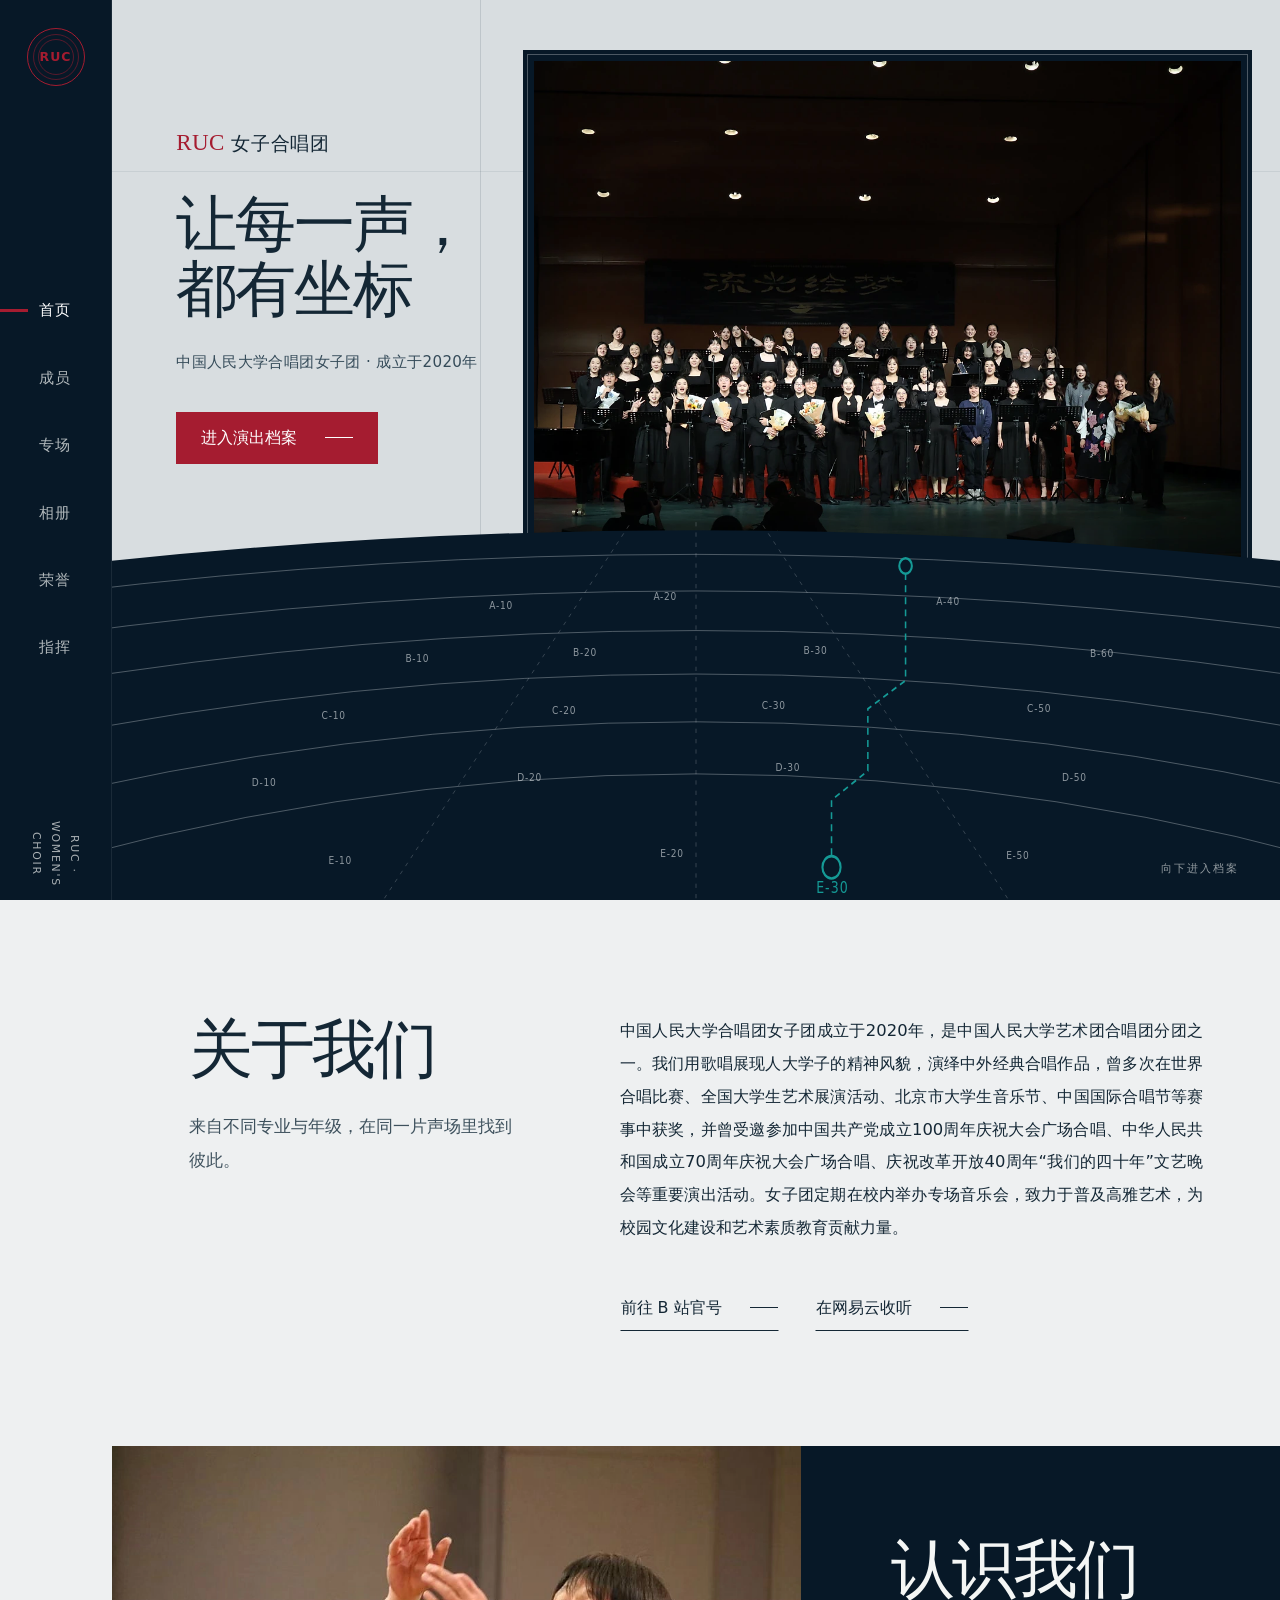
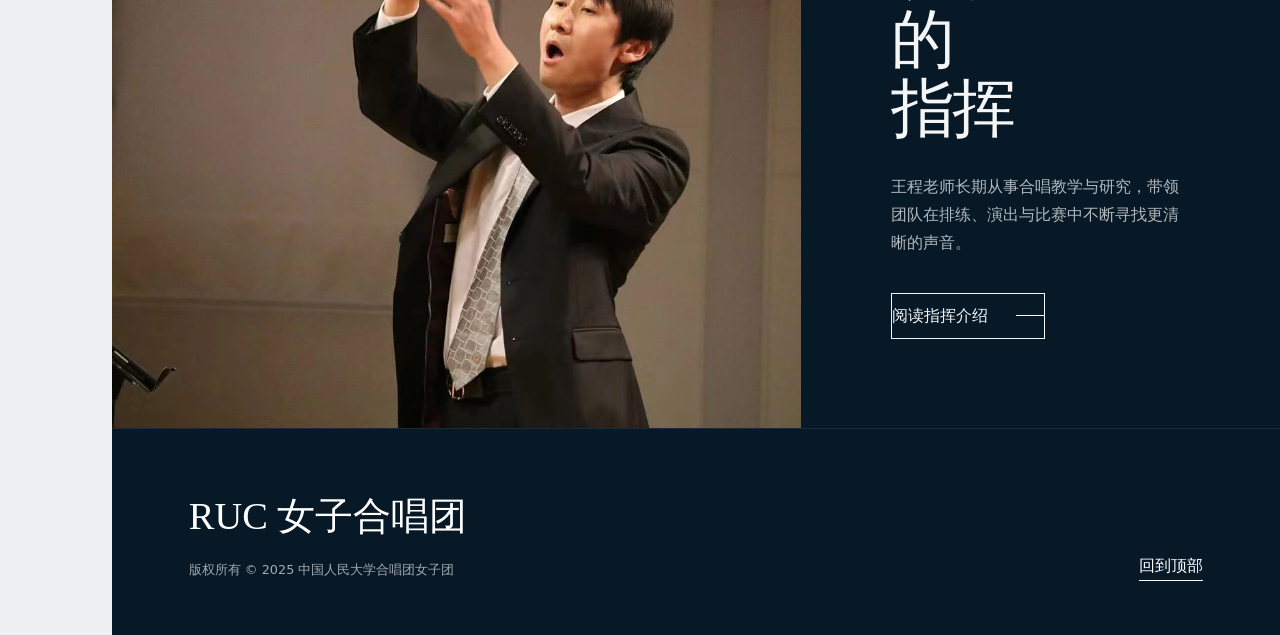
<file: public/index.html>
<!doctype html>
<html lang="zh-CN">
<head>
  <meta charset="utf-8">
  <meta name="viewport" content="width=device-width, initial-scale=1">
  <meta name="theme-color" content="#071827">
  <meta name="description" content="中国人民大学合唱团女子团展示网站：认识团队，回顾专场、成员、相册、荣誉与指挥。">
  <meta property="og:type" content="website">
  <meta property="og:title" content="RUC 女子合唱团">
  <meta property="og:description" content="中国人民大学女子合唱团演出、成员、荣誉、相册与指挥档案。">
  <meta property="og:image" content="/img/optimized/slide3-crisp-1280.webp">
  <meta name="twitter:card" content="summary_large_image">
  <title>RUC 女子合唱团</title>
  <script>document.documentElement.classList.add('js')</script>
  <link rel="stylesheet" href="css/styles.css?v=20260827-5">
  <script src="js/app.js?v=20260827" defer></script>
</head>
<body data-page="home">
  <!--
  THESIS: 让真实合唱档案成为可进入的音乐厅，拒绝常规校园官网轮播与卡片堆叠。
  OWN-WORLD: 冷银灰、深墨蓝、少量校红与青色坐标；建筑线框、舞台开口、宋体标题。
  STORY: 访客先看见真实合唱团，再沿声场坐标进入专场、成员、照片与荣誉。
  FIRST VIEWPORT: 固定左栏；左中标题与行动；右上真实舞台；下半场宽幅座席弧线与单条青色路径。
  FORM: 音乐厅视线图，候选序列第 3，seed b4f74050。
  FINISH: unreviewed and undocumented is unfinished; this build ends with the finish review, the verdict, DESIGN.md, and every shipping raster carrying its provenance
  -->
  <a class="skip-link" href="#main">跳到主要内容</a>

  <aside class="site-rail" aria-label="主要导航">
    <a class="rail-mark" href="index.html?v=20260827-8" aria-label="RUC 女子合唱团首页">RUC</a>
    <nav class="rail-nav">
      <a href="index.html?v=20260827-8" data-page-link="home">首页</a>
      <a href="members.html?v=20260827-8" data-page-link="members">成员</a>
      <a href="events.html?v=20260827-8" data-page-link="events">专场</a>
      <a href="gallery.html?v=20260827-8" data-page-link="gallery">相册</a>
      <a href="honors.html?v=20260827-8" data-page-link="honors">荣誉</a>
      <a href="conductor.html?v=20260827-8" data-page-link="conductor">指挥</a>
    </nav>
    <span class="rail-coordinate">RUC · WOMEN'S CHOIR</span>
  </aside>

  <header class="mobile-header">
    <a class="mobile-brand" href="index.html?v=20260827-8">RUC 女子合唱团</a>
    <button class="menu-toggle" type="button" aria-expanded="false" aria-controls="mobile-menu" aria-label="打开导航"><span></span></button>
  </header>
  <nav class="mobile-menu-panel" id="mobile-menu" aria-label="移动端导航" hidden>
    <a href="index.html?v=20260827-8" data-page-link="home">首页</a><a href="members.html?v=20260827-8" data-page-link="members">成员</a>
    <a href="events.html?v=20260827-8" data-page-link="events">专场</a><a href="gallery.html?v=20260827-8" data-page-link="gallery">相册</a>
    <a href="honors.html?v=20260827-8" data-page-link="honors">荣誉</a><a href="conductor.html?v=20260827-8" data-page-link="conductor">指挥</a>
  </nav>

  <main class="site-main" id="main" tabindex="-1">
    <section class="hero-home" aria-labelledby="home-title">
      <div class="hero-copy">
        <p class="brand-lockup"><strong>RUC</strong> 女子合唱团</p>
        <h1 class="hero-title" id="home-title"><span>让每一声，</span><span>都有坐标</span></h1>
        <p class="hero-subtitle">中国人民大学合唱团女子团 · 成立于2020年</p>
        <a class="primary-link" href="events.html?v=20260827-8">进入演出档案</a>
      </div>

      <figure class="hero-stage">
        <img width="6000" height="4000" src="img/optimized/slide3-crisp-1280.webp" srcset="img/optimized/slide3-crisp-1280.webp 1280w, img/optimized/slide3-crisp-1920.webp 1920w, img/optimized/slide3-crisp-2560.webp 2560w" sizes="(max-width: 920px) 100vw, 52vw" decoding="async" alt="中国人民大学女子合唱团在“流光绘梦”专场后的舞台合影">
      </figure>

      <svg class="seat-plan" viewBox="0 0 1672 460" preserveAspectRatio="none" aria-hidden="true">
        <path class="seat-field" d="M0 66 Q836 -5 1672 66 L1672 460 L0 460 Z"/>
        <path class="seat-arc" d="M-70 103 Q836 14 1742 103"/>
        <path class="seat-arc" d="M-95 154 Q836 48 1767 154"/>
        <path class="seat-arc" d="M-120 212 Q836 82 1792 212"/>
        <path class="seat-arc" d="M-145 279 Q836 116 1817 279"/>
        <path class="seat-arc" d="M-170 356 Q836 150 1842 356"/>
        <path class="seat-arc" d="M-195 443 Q836 184 1867 443"/>
        <path class="sightline" d="M836 458 L836 20 M390 458 L744 20 M1282 458 L928 20"/>
        <path class="route" d="M1030 422 L1030 344 L1082 310 L1082 238 L1136 205 L1136 128 L1136 72"/>
        <circle class="route-node" cx="1030" cy="422" r="13"/><circle class="route-node" cx="1136" cy="72" r="9"/>
        <text class="route-label" x="1008" y="452">E-30</text>
        <text x="540" y="122">A-10</text><text x="775" y="112">A-20</text><text x="1180" y="117">A-40</text>
        <text x="420" y="184">B-10</text><text x="660" y="176">B-20</text><text x="990" y="174">B-30</text><text x="1400" y="178">B-60</text>
        <text x="300" y="250">C-10</text><text x="630" y="244">C-20</text><text x="930" y="238">C-30</text><text x="1310" y="242">C-50</text>
        <text x="200" y="328">D-10</text><text x="580" y="322">D-20</text><text x="950" y="310">D-30</text><text x="1360" y="322">D-50</text>
        <text x="310" y="418">E-10</text><text x="785" y="410">E-20</text><text x="1280" y="412">E-50</text>
      </svg>
      <a class="hero-scroll" href="#about">向下进入档案</a>
    </section>

    <section class="content-section" id="about">
      <div class="section-inner about-grid">
        <div data-reveal>
          <h2 class="section-heading">关于我们</h2>
          <p class="section-intro">来自不同专业与年级，在同一片声场里找到彼此。</p>
        </div>
        <div data-reveal>
          <p class="about-copy">中国人民大学合唱团女子团成立于2020年，是中国人民大学艺术团合唱团分团之一。我们用歌唱展现人大学子的精神风貌，演绎中外经典合唱作品，曾多次在世界合唱比赛、全国大学生艺术展演活动、北京市大学生音乐节、中国国际合唱节等赛事中获奖，并曾受邀参加中国共产党成立100周年庆祝大会广场合唱、中华人民共和国成立70周年庆祝大会广场合唱、庆祝改革开放40周年“我们的四十年”文艺晚会等重要演出活动。女子团定期在校内举办专场音乐会，致力于普及高雅艺术，为校园文化建设和艺术素质教育贡献力量。</p>
          <div class="link-row">
            <a class="text-link" href="https://space.bilibili.com/1218055750" target="_blank" rel="noopener noreferrer">前往 B 站官号</a>
            <a class="text-link" href="http://163cn.tv/DMa9k9A" target="_blank" rel="noopener noreferrer">在网易云收听</a>
          </div>
        </div>
      </div>
    </section>

    <section class="feature-band" aria-labelledby="conductor-preview-title">
      <div class="feature-image"><img width="1280" height="853" src="img/optimized/conductor-preview-crisp-1280.webp" srcset="img/optimized/conductor-preview-crisp-640.webp 640w, img/optimized/conductor-preview-crisp-1280.webp 1280w" sizes="(max-width: 920px) 100vw, 70vw" decoding="async" loading="lazy" alt="指挥王程老师在排练现场"></div>
      <div class="feature-copy" data-reveal>
        <h2 id="conductor-preview-title">认识我们的<br>指挥</h2>
        <p>王程老师长期从事合唱教学与研究，带领团队在排练、演出与比赛中不断寻找更清晰的声音。</p>
        <a class="text-link" href="conductor.html?v=20260827-8">阅读指挥介绍</a>
      </div>
    </section>
  </main>

  <footer class="site-footer">
    <div><p class="footer-name">RUC 女子合唱团</p><p class="footer-meta">版权所有 © 2025 中国人民大学合唱团女子团</p></div>
    <a class="back-top" href="#main">回到顶部</a>
  </footer>
</body>
</html>
</file>
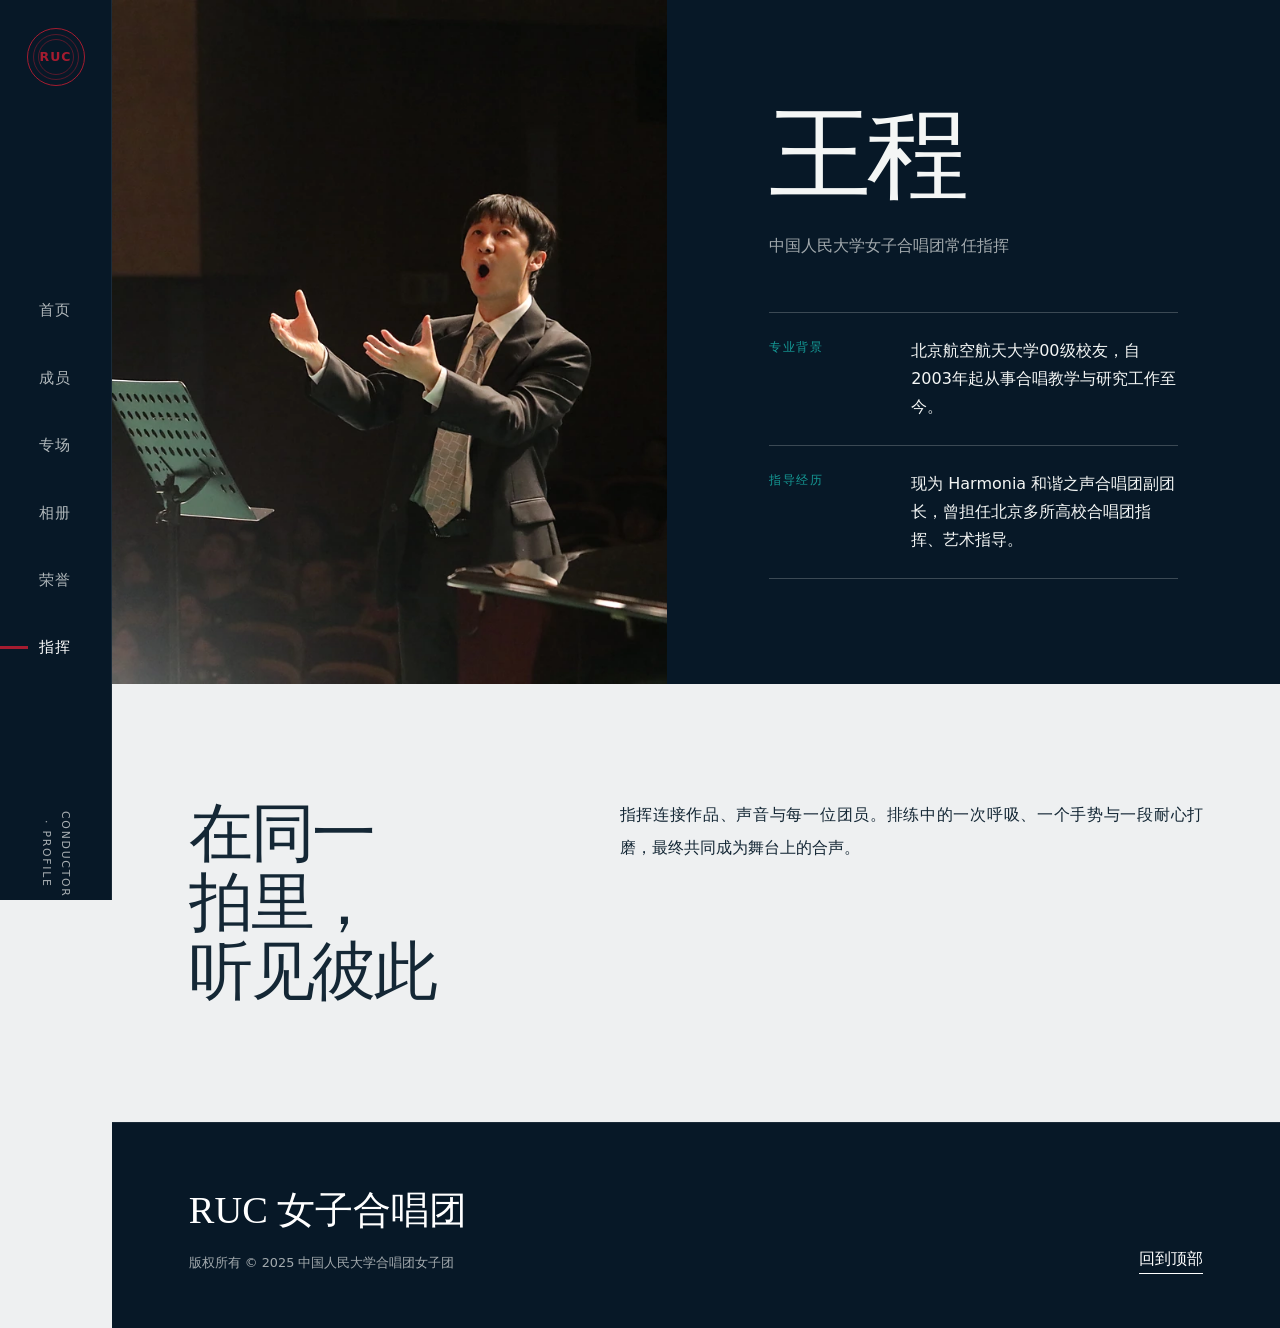
<file: public/conductor.html>
<!doctype html>
<html lang="zh-CN"><head><meta charset="utf-8"><meta name="viewport" content="width=device-width, initial-scale=1"><meta name="theme-color" content="#071827"><meta name="description" content="RUC 女子合唱团常任指挥王程老师介绍。"><title>指挥 · RUC 女子合唱团</title><script>document.documentElement.classList.add('js')</script><link rel="stylesheet" href="css/styles.css?v=20260827-5"><script src="js/app.js?v=20260827" defer></script></head>
<body data-page="conductor">
  <!-- THESIS: 让真实合唱档案成为可进入的音乐厅，拒绝常规校园官网轮播与卡片堆叠。 OWN-WORLD: 冷银灰、深墨蓝、少量校红与青色坐标；建筑线框、舞台开口、宋体标题。 STORY: 访客从真实人物照片进入指挥的专业经历。 FIRST VIEWPORT: 左栏固定；人物照片与大标题在深色舞台中并置。 FORM: 音乐厅视线图，候选序列第 3，seed b4f74050。 FINISH: unreviewed and undocumented is unfinished; this build ends with the finish review, the verdict, DESIGN.md, and every shipping raster carrying its provenance -->
  <a class="skip-link" href="#main">跳到主要内容</a>
  <aside class="site-rail" aria-label="主要导航"><a class="rail-mark" href="index.html?v=20260827-8" aria-label="RUC 女子合唱团首页">RUC</a><nav class="rail-nav"><a href="index.html?v=20260827-8" data-page-link="home">首页</a><a href="members.html?v=20260827-8" data-page-link="members">成员</a><a href="events.html?v=20260827-8" data-page-link="events">专场</a><a href="gallery.html?v=20260827-8" data-page-link="gallery">相册</a><a href="honors.html?v=20260827-8" data-page-link="honors">荣誉</a><a href="conductor.html?v=20260827-8" data-page-link="conductor">指挥</a></nav><span class="rail-coordinate">CONDUCTOR · PROFILE</span></aside>
  <header class="mobile-header"><a class="mobile-brand" href="index.html?v=20260827-8">RUC 女子合唱团</a><button class="menu-toggle" type="button" aria-expanded="false" aria-controls="mobile-menu" aria-label="打开导航"><span></span></button></header>
  <nav class="mobile-menu-panel" id="mobile-menu" aria-label="移动端导航" hidden><a href="index.html?v=20260827-8" data-page-link="home">首页</a><a href="members.html?v=20260827-8" data-page-link="members">成员</a><a href="events.html?v=20260827-8" data-page-link="events">专场</a><a href="gallery.html?v=20260827-8" data-page-link="gallery">相册</a><a href="honors.html?v=20260827-8" data-page-link="honors">荣誉</a><a href="conductor.html?v=20260827-8" data-page-link="conductor">指挥</a></nav>
  <main class="site-main" id="main" tabindex="-1">
    <section class="conductor-profile">
      <figure class="conductor-photo"><img width="6000" height="4000" src="img/optimized/conductor-main-crisp-1280.webp" srcset="img/optimized/conductor-main-crisp-1280.webp 1280w, img/optimized/conductor-main-crisp-1920.webp 1920w, img/optimized/conductor-main-crisp-2560.webp 2560w" sizes="(max-width: 920px) 150vw, 80vw" decoding="async" alt="RUC 女子合唱团常任指挥王程老师"></figure>
      <div class="conductor-copy" data-reveal><h1>王程</h1><p class="conductor-role">中国人民大学女子合唱团常任指挥</p><dl class="profile-facts"><div class="profile-fact"><dt>专业背景</dt><dd>北京航空航天大学00级校友，自2003年起从事合唱教学与研究工作至今。</dd></div><div class="profile-fact"><dt>指导经历</dt><dd>现为 Harmonia 和谐之声合唱团副团长，曾担任北京多所高校合唱团指挥、艺术指导。</dd></div></dl></div>
    </section>
    <section class="content-section"><div class="section-inner about-grid"><div data-reveal><h2 class="section-heading">在同一拍里，<br>听见彼此</h2></div><p class="about-copy" data-reveal>指挥连接作品、声音与每一位团员。排练中的一次呼吸、一个手势与一段耐心打磨，最终共同成为舞台上的合声。</p></div></section>
  </main>
  <footer class="site-footer"><div><p class="footer-name">RUC 女子合唱团</p><p class="footer-meta">版权所有 © 2025 中国人民大学合唱团女子团</p></div><a class="back-top" href="#main">回到顶部</a></footer>
</body></html>
</file>
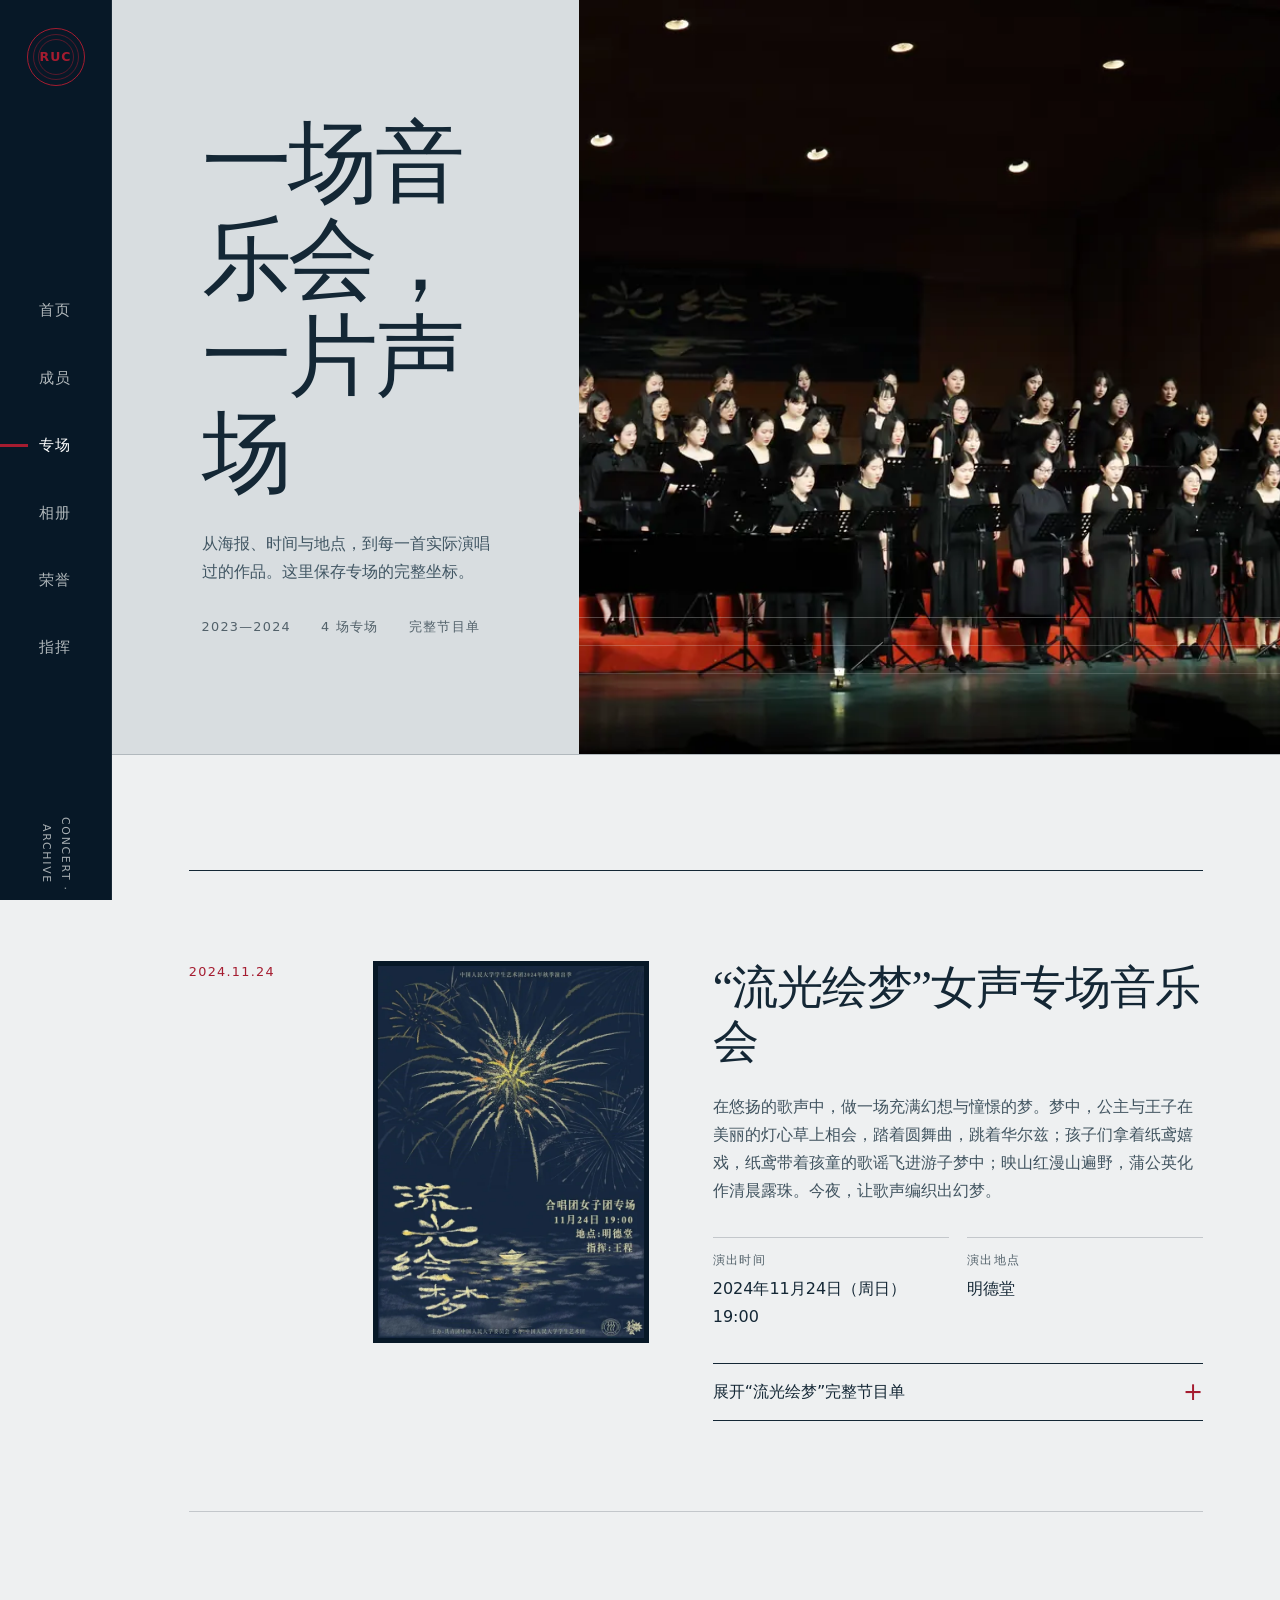
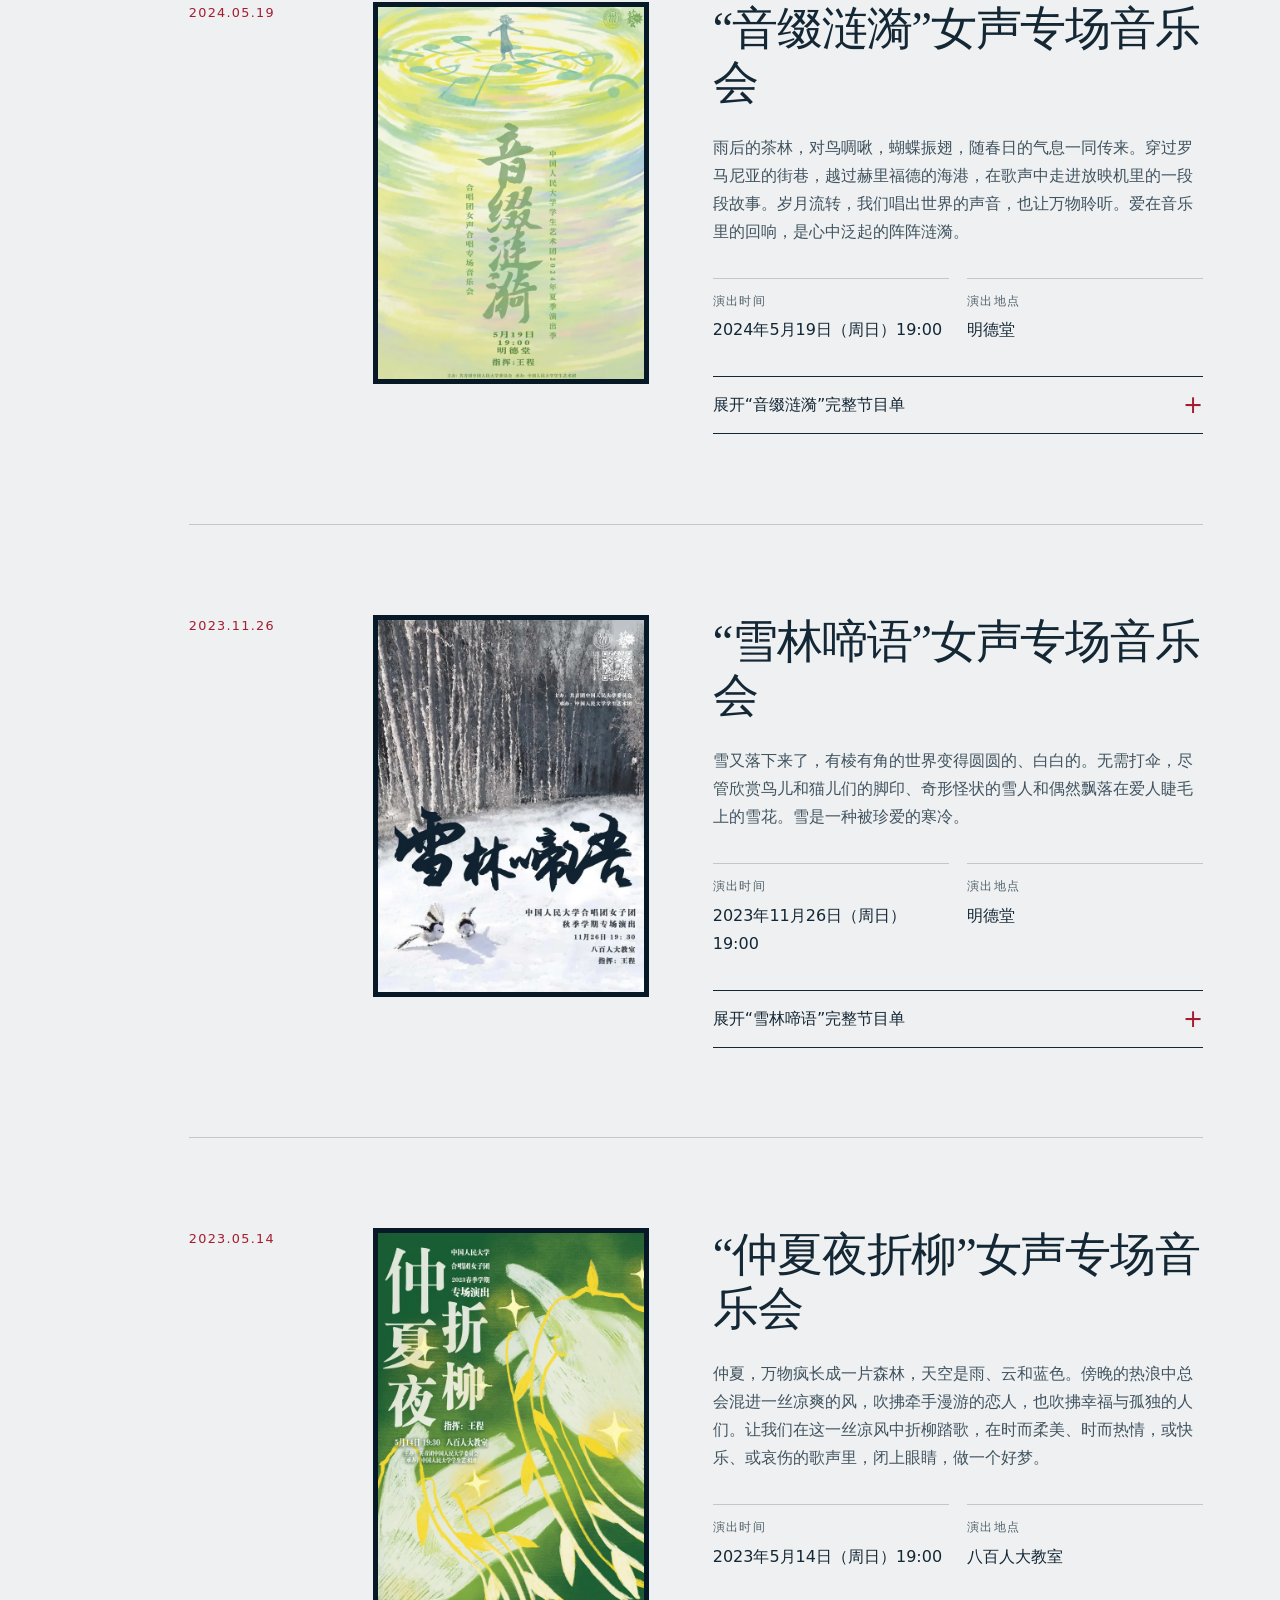
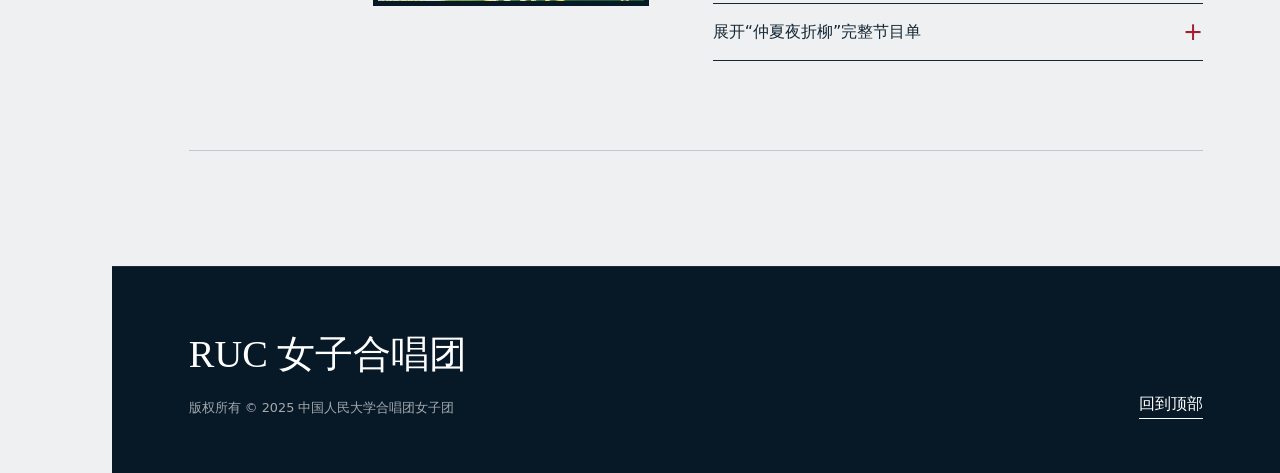
<file: public/events.html>
<!doctype html>
<html lang="zh-CN"><head><meta charset="utf-8"><meta name="viewport" content="width=device-width, initial-scale=1"><meta name="theme-color" content="#071827"><meta name="description" content="RUC 女子合唱团历年专场音乐会、演出信息与节目单。"><title>专场 · RUC 女子合唱团</title><script>document.documentElement.classList.add('js')</script><link rel="stylesheet" href="css/styles.css?v=20260827-5"><script src="js/app.js?v=20260827" defer></script></head>
<body data-page="events">
  <!-- THESIS: 让真实合唱档案成为可进入的音乐厅，拒绝常规校园官网轮播与卡片堆叠。 OWN-WORLD: 冷银灰、深墨蓝、少量校红与青色坐标；建筑线框、舞台开口、宋体标题。 STORY: 访客沿年份进入海报、演出信息与完整节目单。 FIRST VIEWPORT: 左栏固定；标题与真实舞台合影建立入口。 FORM: 音乐厅视线图，候选序列第 3，seed b4f74050。 FINISH: unreviewed and undocumented is unfinished; this build ends with the finish review, the verdict, DESIGN.md, and every shipping raster carrying its provenance -->
  <a class="skip-link" href="#main">跳到主要内容</a>
  <aside class="site-rail" aria-label="主要导航"><a class="rail-mark" href="index.html?v=20260827-8" aria-label="RUC 女子合唱团首页">RUC</a><nav class="rail-nav"><a href="index.html?v=20260827-8" data-page-link="home">首页</a><a href="members.html?v=20260827-8" data-page-link="members">成员</a><a href="events.html?v=20260827-8" data-page-link="events">专场</a><a href="gallery.html?v=20260827-8" data-page-link="gallery">相册</a><a href="honors.html?v=20260827-8" data-page-link="honors">荣誉</a><a href="conductor.html?v=20260827-8" data-page-link="conductor">指挥</a></nav><span class="rail-coordinate">CONCERT · ARCHIVE</span></aside>
  <header class="mobile-header"><a class="mobile-brand" href="index.html?v=20260827-8">RUC 女子合唱团</a><button class="menu-toggle" type="button" aria-expanded="false" aria-controls="mobile-menu" aria-label="打开导航"><span></span></button></header>
  <nav class="mobile-menu-panel" id="mobile-menu" aria-label="移动端导航" hidden><a href="index.html?v=20260827-8" data-page-link="home">首页</a><a href="members.html?v=20260827-8" data-page-link="members">成员</a><a href="events.html?v=20260827-8" data-page-link="events">专场</a><a href="gallery.html?v=20260827-8" data-page-link="gallery">相册</a><a href="honors.html?v=20260827-8" data-page-link="honors">荣誉</a><a href="conductor.html?v=20260827-8" data-page-link="conductor">指挥</a></nav>
  <main class="site-main" id="main" tabindex="-1">
    <header class="page-masthead"><div class="page-masthead-copy"><h1 class="page-title">一场音乐会，<br>一片声场</h1><p>从海报、时间与地点，到每一首实际演唱过的作品。这里保存专场的完整坐标。</p><div class="archive-meta"><span>2023—2024</span><span>4 场专场</span><span>完整节目单</span></div></div><figure class="page-masthead-visual"><img width="6000" height="3374" src="img/optimized/gallery4-1280.webp" srcset="img/optimized/gallery4-640.webp 640w, img/optimized/gallery4-1280.webp 1280w, img/optimized/gallery4-1920.webp 1920w" sizes="(max-width: 920px) 170vw, 100vw" decoding="async" data-full="img/optimized/gallery4-1920.webp" alt="RUC 女子合唱团“流光绘梦”专场演出现场"></figure></header>
    <section class="content-section"><div class="page-content event-archive">
      <article class="event-record" data-reveal>
        <time class="event-date" datetime="2024-11-24">2024.11.24</time>
        <figure class="event-poster"><img width="1269" height="1777" src="img/optimized/流光绘梦-v2-1269.webp" srcset="img/optimized/流光绘梦-v2-640.webp 640w, img/optimized/流光绘梦-v2-1269.webp 1269w" sizes="(max-width: 700px) 100vw, 34vw" decoding="async" loading="lazy" alt="“流光绘梦”女声专场音乐会海报"></figure>
        <div class="event-copy"><h2>“流光绘梦”女声专场音乐会</h2><p>在悠扬的歌声中，做一场充满幻想与憧憬的梦。梦中，公主与王子在美丽的灯心草上相会，踏着圆舞曲，跳着华尔兹；孩子们拿着纸鸢嬉戏，纸鸢带着孩童的歌谣飞进游子梦中；映山红漫山遍野，蒲公英化作清晨露珠。今夜，让歌声编织出幻梦。</p><dl class="event-facts"><div><dt>演出时间</dt><dd>2024年11月24日（周日）19:00</dd></div><div><dt>演出地点</dt><dd>明德堂</dd></div></dl>
          <details class="program"><summary>展开“流光绘梦”完整节目单</summary><div class="program-content"><section class="program-part"><h3>上半场</h3><ul class="song-list"><li>Song of Hope（希望之歌）</li><li>Sur le joli jonc（在美丽的灯心草上）</li><li>Juntos（团结）</li><li>圆舞曲</li><li>BAЛbC（睡美人）</li><li>难忘的歌（歌剧《八女投江》选段）</li><li>太阳出来了</li><li>Tonight（今夜）</li><li>Love and Deepspace（恋与深空）</li></ul></section><section class="program-part"><h3>中场特邀</h3><ul class="song-list"><li>等你到天明</li><li>Sit Down, You're Rockin' the Boat</li></ul></section><section class="program-part"><h3>下半场</h3><ul class="song-list"><li>信じる（相信）</li><li>蒲公英不说一语</li><li>一剪梅·舟过吴江</li><li>村居</li><li>摇篮曲</li><li>嫌疑人X的献身</li><li>想你的365天</li><li>我唱出了世界的声音</li></ul></section></div></details>
        </div>
      </article>

      <article class="event-record" data-reveal>
        <time class="event-date" datetime="2024-05-19">2024.05.19</time>
        <figure class="event-poster"><img width="1280" height="1792" src="img/optimized/音缀涟漪-1280.webp" srcset="img/optimized/音缀涟漪-640.webp 640w, img/optimized/音缀涟漪-1280.webp 1280w" sizes="(max-width: 700px) 100vw, 34vw" decoding="async" loading="lazy" alt="“音缀涟漪”女声专场音乐会海报"></figure>
        <div class="event-copy"><h2>“音缀涟漪”女声专场音乐会</h2><p>雨后的茶林，对鸟啁啾，蝴蝶振翅，随春日的气息一同传来。穿过罗马尼亚的街巷，越过赫里福德的海港，在歌声中走进放映机里的一段段故事。岁月流转，我们唱出世界的声音，也让万物聆听。爱在音乐里的回响，是心中泛起的阵阵涟漪。</p><dl class="event-facts"><div><dt>演出时间</dt><dd>2024年5月19日（周日）19:00</dd></div><div><dt>演出地点</dt><dd>明德堂</dd></div></dl>
          <details class="program"><summary>展开“音缀涟漪”完整节目单</summary><div class="program-content"><section class="program-part"><h3>上半场</h3><ul class="song-list"><li>Butterfly（蝴蝶）</li><li>采茶</li><li>对鸟</li><li>哦嘫</li><li>雨霖铃</li><li>Harasztosi legénynek（给哈拉斯托斯的小伙子）</li><li>春よ、来い（春天，来吧）</li><li>Sea Fever（恋海）</li></ul></section><section class="program-part"><h3>下半场</h3><ul class="song-list"><li>The Magic of Wizard Davinza（巫师达文扎的魔法）</li><li>城南送别</li><li>《放牛班的春天》电影组曲</li><li>宫崎骏动画电影组曲</li><li>岁月</li><li>暗涌</li><li>萱草花</li><li>追光者</li><li>我唱出了世界的声音</li></ul></section></div></details>
        </div>
      </article>

      <article class="event-record" data-reveal>
        <time class="event-date" datetime="2023-11-26">2023.11.26</time>
        <figure class="event-poster"><img width="1280" height="1792" src="img/optimized/雪林啼语-1280.webp" srcset="img/optimized/雪林啼语-640.webp 640w, img/optimized/雪林啼语-1280.webp 1280w" sizes="(max-width: 700px) 100vw, 34vw" decoding="async" loading="lazy" alt="“雪林啼语”女声专场音乐会海报"></figure>
        <div class="event-copy"><h2>“雪林啼语”女声专场音乐会</h2><p>雪又落下来了，有棱有角的世界变得圆圆的、白白的。无需打伞，尽管欣赏鸟儿和猫儿们的脚印、奇形怪状的雪人和偶然飘落在爱人睫毛上的雪花。雪是一种被珍爱的寒冷。</p><dl class="event-facts"><div><dt>演出时间</dt><dd>2023年11月26日（周日）19:00</dd></div><div><dt>演出地点</dt><dd>明德堂</dd></div></dl>
          <details class="program"><summary>展开“雪林啼语”完整节目单</summary><div class="program-content"><section class="program-part"><h3>上半场</h3><ul class="song-list"><li>Las Amarillas</li><li>The Snow</li><li>Flying, Singing Bird</li><li>爱の花</li><li>My Long Forgotten Cloistered Sleep</li><li>Five Hebrew Love Songs</li><li>Moon Goddess</li></ul></section><section class="program-part"><h3>下半场</h3><ul class="song-list"><li>竹楼梦幻</li><li>阿里郎</li><li>杏花天影</li><li>渔歌子</li><li>耕南送子</li><li>永远</li><li>我唱出了世界的声音</li></ul></section></div></details>
        </div>
      </article>

      <article class="event-record" data-reveal>
        <time class="event-date" datetime="2023-05-14">2023.05.14</time>
        <figure class="event-poster"><img width="1080" height="1495" src="img/optimized/仲夏夜折柳-1080.webp" srcset="img/optimized/仲夏夜折柳-640.webp 640w, img/optimized/仲夏夜折柳-1080.webp 1080w" sizes="(max-width: 700px) 100vw, 34vw" decoding="async" loading="lazy" alt="“仲夏夜折柳”女声专场音乐会海报"></figure>
        <div class="event-copy"><h2>“仲夏夜折柳”女声专场音乐会</h2><p>仲夏，万物疯长成一片森林，天空是雨、云和蓝色。傍晚的热浪中总会混进一丝凉爽的风，吹拂牵手漫游的恋人，也吹拂幸福与孤独的人们。让我们在这一丝凉风中折柳踏歌，在时而柔美、时而热情，或快乐、或哀伤的歌声里，闭上眼睛，做一个好梦。</p><dl class="event-facts"><div><dt>演出时间</dt><dd>2023年5月14日（周日）19:00</dd></div><div><dt>演出地点</dt><dd>八百人大教室</dd></div></dl>
          <details class="program"><summary>展开“仲夏夜折柳”完整节目单</summary><div class="program-content"><section class="program-part"><h3>上半场</h3><ul class="song-list"><li>Over the Rainbow</li><li>夢をあきらめないで（请不要放弃梦想）</li><li>풍문으로 들었소（听到传闻）</li><li>Typewriter</li><li>Oklahoma</li><li>Благословляю Вас, Леса（我祝福你啊，森林）</li><li>The Water Dance of Lluvia</li></ul></section><section class="program-part"><h3>毕业生小合唱</h3><ul class="song-list"><li>我愿意</li></ul></section><section class="program-part"><h3>下半场</h3><ul class="song-list"><li>对花</li><li>高原，我的家</li><li>天乌乌</li><li>小阳关三叠</li><li>长相思</li><li>葡萄园夜曲</li><li>小城故事</li><li>外面的世界</li><li>Kimberly的晚安歌</li><li>我唱出了世界的声音</li></ul></section></div></details>
        </div>
      </article>
    </div></section>
  </main>
  <footer class="site-footer"><div><p class="footer-name">RUC 女子合唱团</p><p class="footer-meta">版权所有 © 2025 中国人民大学合唱团女子团</p></div><a class="back-top" href="#main">回到顶部</a></footer>
</body></html>
</file>
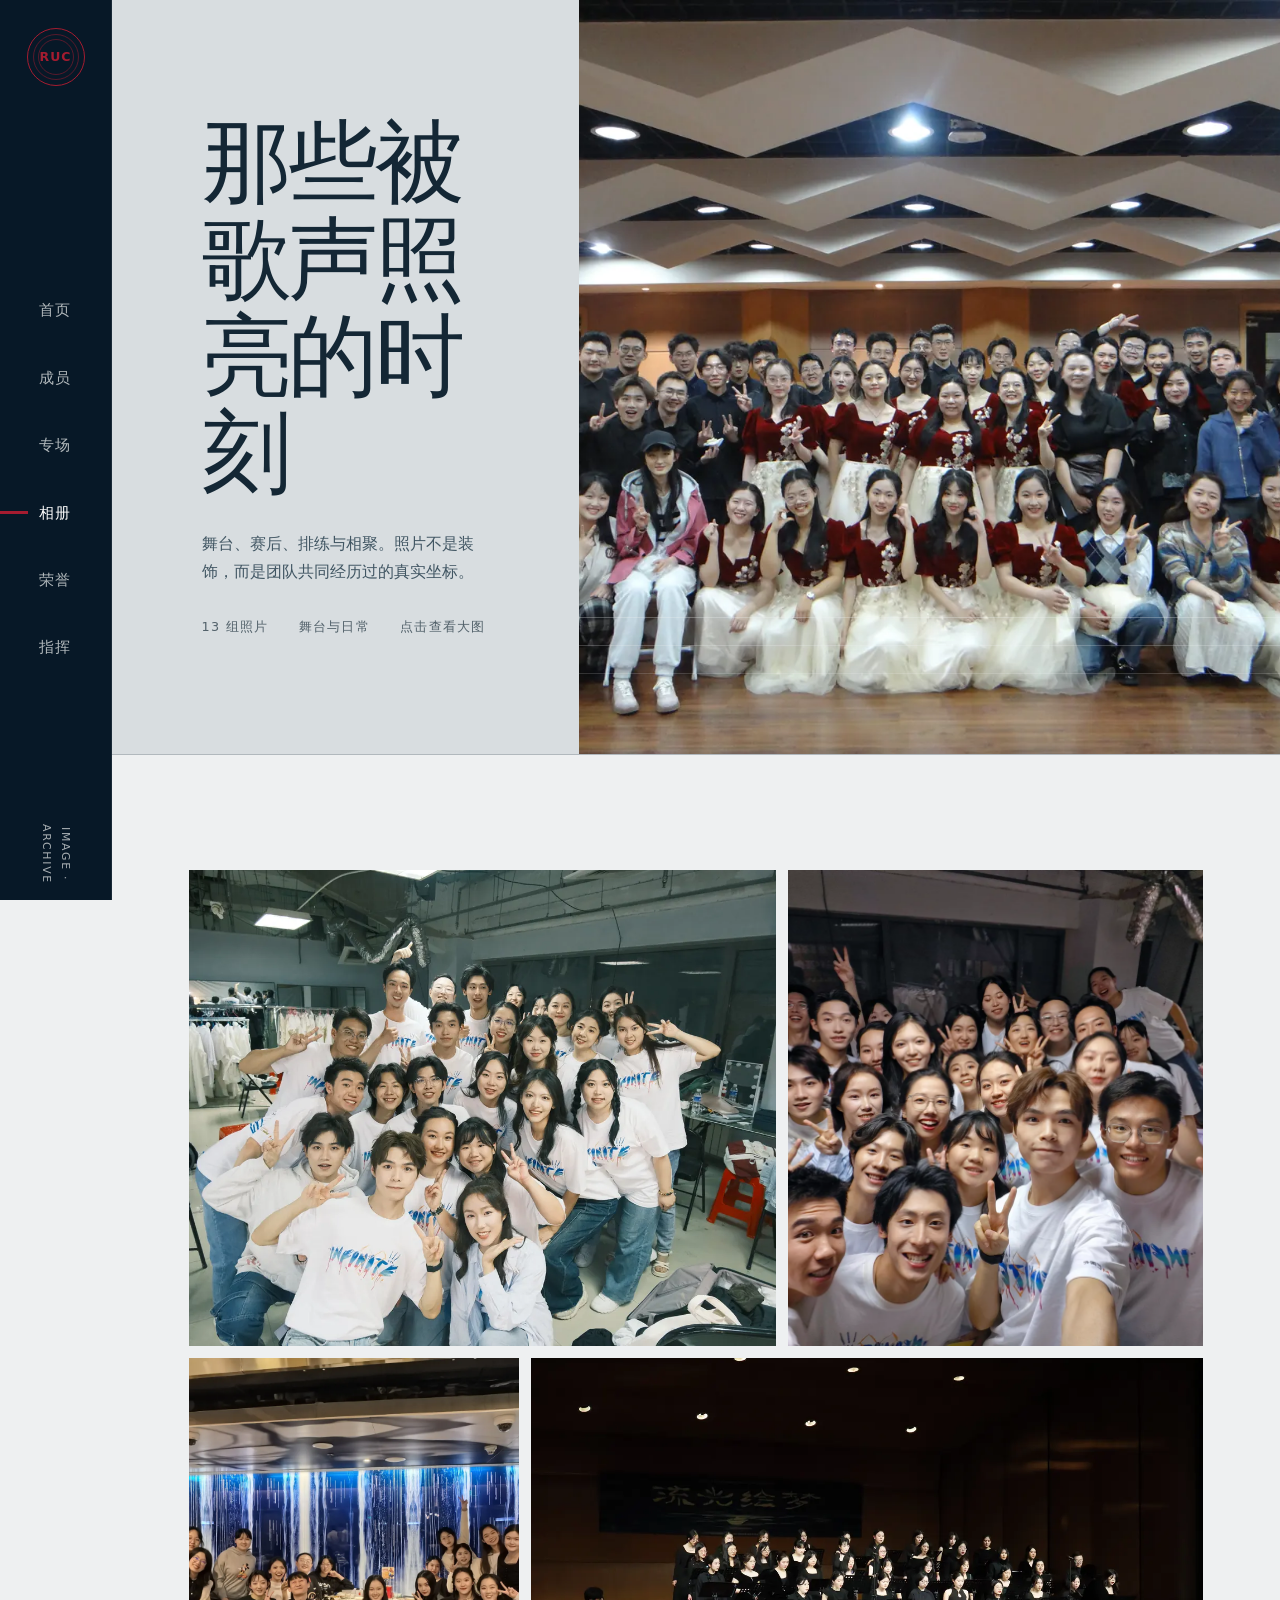
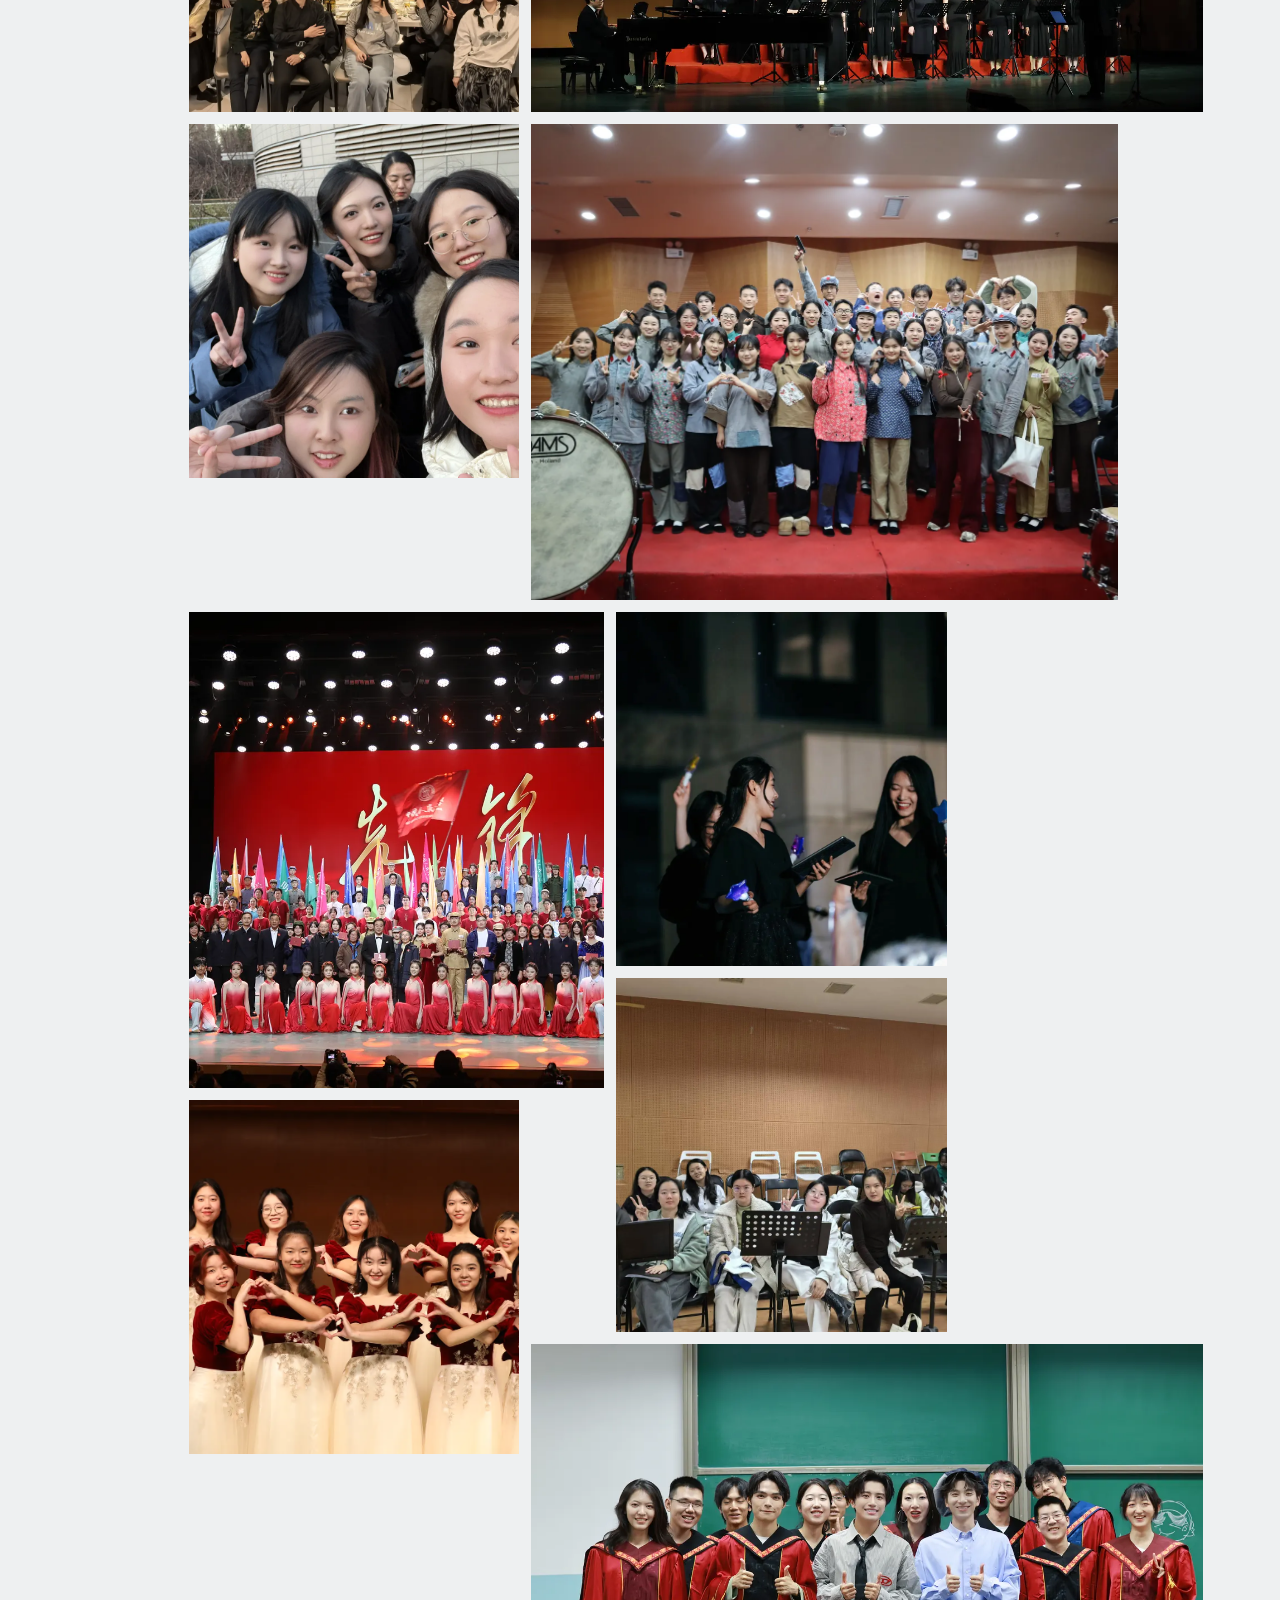
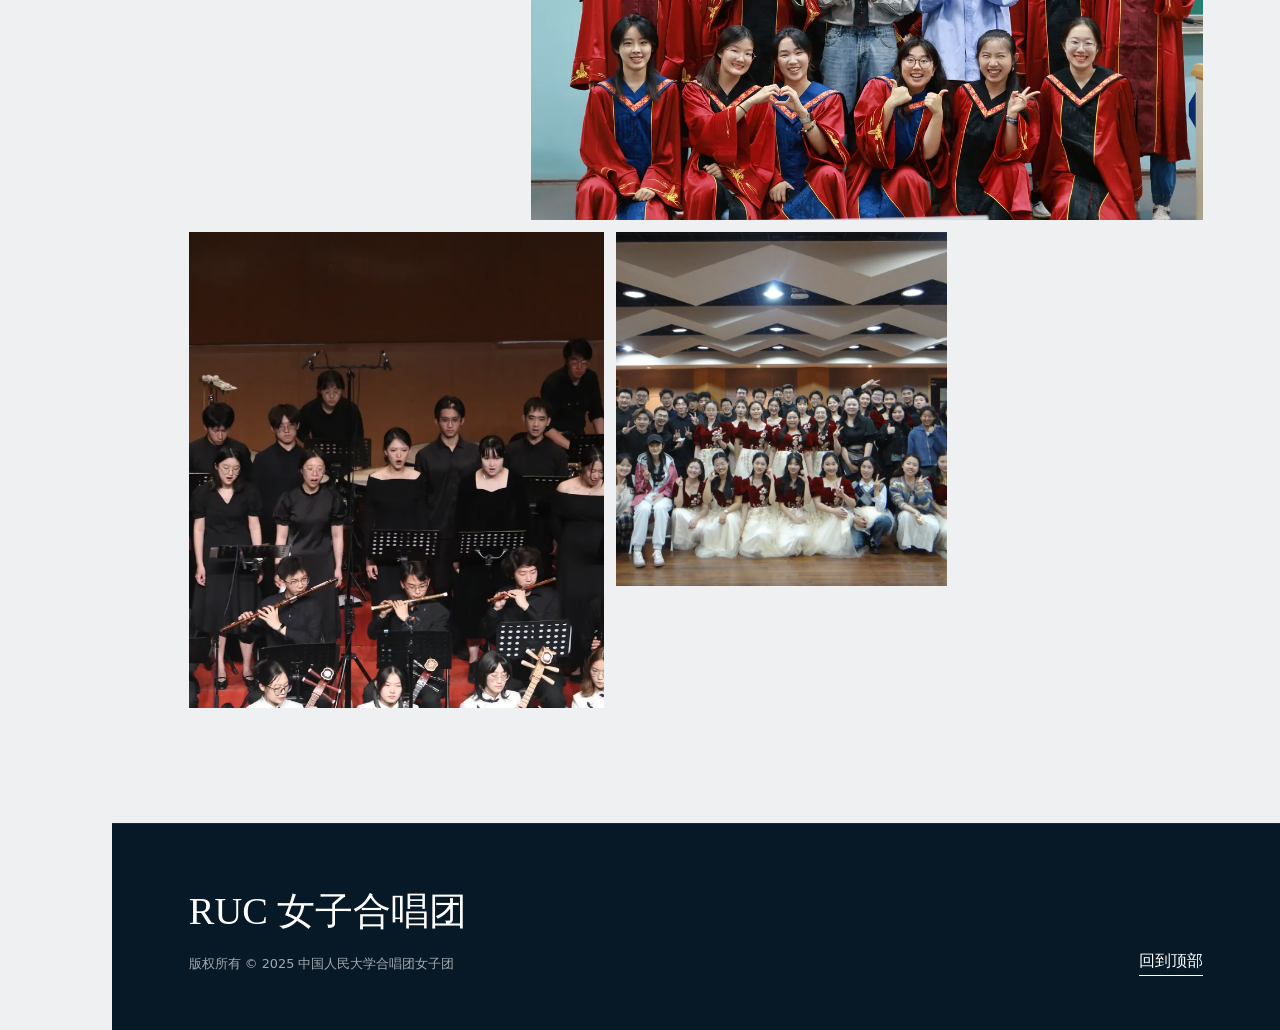
<file: public/gallery.html>
<!doctype html>
<html lang="zh-CN"><head><meta charset="utf-8"><meta name="viewport" content="width=device-width, initial-scale=1"><meta name="theme-color" content="#071827"><meta name="description" content="RUC 女子合唱团舞台、排练与活动照片。"><title>相册 · RUC 女子合唱团</title><script>document.documentElement.classList.add('js')</script><link rel="stylesheet" href="css/styles.css?v=20260827-5"><script src="js/app.js?v=20260827" defer></script></head>
<body data-page="gallery">
  <!-- THESIS: 让真实合唱档案成为可进入的音乐厅，拒绝常规校园官网轮播与卡片堆叠。 OWN-WORLD: 冷银灰、深墨蓝、少量校红与青色坐标；建筑线框、舞台开口、宋体标题。 STORY: 访客从舞台、排练与日常照片中看见团队。 FIRST VIEWPORT: 左栏固定；大标题与真实合影建立入口。 FORM: 音乐厅视线图，候选序列第 3，seed b4f74050。 FINISH: unreviewed and undocumented is unfinished; this build ends with the finish review, the verdict, DESIGN.md, and every shipping raster carrying its provenance -->
  <a class="skip-link" href="#main">跳到主要内容</a>
  <aside class="site-rail" aria-label="主要导航"><a class="rail-mark" href="index.html?v=20260827-8" aria-label="RUC 女子合唱团首页">RUC</a><nav class="rail-nav"><a href="index.html?v=20260827-8" data-page-link="home">首页</a><a href="members.html?v=20260827-8" data-page-link="members">成员</a><a href="events.html?v=20260827-8" data-page-link="events">专场</a><a href="gallery.html?v=20260827-8" data-page-link="gallery">相册</a><a href="honors.html?v=20260827-8" data-page-link="honors">荣誉</a><a href="conductor.html?v=20260827-8" data-page-link="conductor">指挥</a></nav><span class="rail-coordinate">IMAGE · ARCHIVE</span></aside>
  <header class="mobile-header"><a class="mobile-brand" href="index.html?v=20260827-8">RUC 女子合唱团</a><button class="menu-toggle" type="button" aria-expanded="false" aria-controls="mobile-menu" aria-label="打开导航"><span></span></button></header>
  <nav class="mobile-menu-panel" id="mobile-menu" aria-label="移动端导航" hidden><a href="index.html?v=20260827-8" data-page-link="home">首页</a><a href="members.html?v=20260827-8" data-page-link="members">成员</a><a href="events.html?v=20260827-8" data-page-link="events">专场</a><a href="gallery.html?v=20260827-8" data-page-link="gallery">相册</a><a href="honors.html?v=20260827-8" data-page-link="honors">荣誉</a><a href="conductor.html?v=20260827-8" data-page-link="conductor">指挥</a></nav>
  <main class="site-main" id="main" tabindex="-1">
    <header class="page-masthead"><div class="page-masthead-copy"><h1 class="page-title">那些被<br>歌声照亮的时刻</h1><p>舞台、赛后、排练与相聚。照片不是装饰，而是团队共同经历过的真实坐标。</p><div class="archive-meta"><span>13 组照片</span><span>舞台与日常</span><span>点击查看大图</span></div></div><figure class="page-masthead-visual"><img width="4896" height="3672" src="img/optimized/gallery13-1280.webp" srcset="img/optimized/gallery13-640.webp 640w, img/optimized/gallery13-1280.webp 1280w, img/optimized/gallery13-1920.webp 1920w" sizes="(max-width: 920px) 170vw, 100vw" decoding="async" data-full="img/optimized/gallery13-1920.webp" alt="RUC 女子合唱团参加黄河大合唱"></figure></header>
    <section class="content-section"><div class="page-content photo-gallery" aria-label="合唱团照片墙">
      <figure class="photo-item" data-reveal><img width="6240" height="4160" src="img/optimized/gallery1-1280.webp" srcset="img/optimized/gallery1-640.webp 640w, img/optimized/gallery1-1280.webp 1280w, img/optimized/gallery1-1920.webp 1920w" sizes="(max-width: 700px) 100vw, 67vw" decoding="async" data-full="img/optimized/gallery1-1920.webp" alt="芒果动感地带后台合影" loading="lazy"><figcaption>芒果动感地带后台合影</figcaption><button class="photo-button" type="button" aria-label="查看芒果动感地带后台合影大图"></button></figure>
      <figure class="photo-item" data-reveal><img width="4730" height="3548" src="img/optimized/gallery2-1280.webp" srcset="img/optimized/gallery2-640.webp 640w, img/optimized/gallery2-1280.webp 1280w, img/optimized/gallery2-1920.webp 1920w" sizes="(max-width: 700px) 100vw, 67vw" decoding="async" data-full="img/optimized/gallery2-1920.webp" alt="芒果动感地带后台合影" loading="lazy"><figcaption>芒果动感地带后台合影</figcaption><button class="photo-button" type="button" aria-label="查看芒果动感地带后台合影大图"></button></figure>
      <figure class="photo-item" data-reveal><img width="4160" height="3120" src="img/optimized/gallery3-1280.webp" srcset="img/optimized/gallery3-640.webp 640w, img/optimized/gallery3-1280.webp 1280w, img/optimized/gallery3-1920.webp 1920w" sizes="(max-width: 700px) 100vw, 67vw" decoding="async" data-full="img/optimized/gallery3-1920.webp" alt="流光绘梦专场聚餐" loading="lazy"><figcaption>流光绘梦专场聚餐</figcaption><button class="photo-button" type="button" aria-label="查看流光绘梦专场聚餐大图"></button></figure>
      <figure class="photo-item" data-reveal><img width="6000" height="3374" src="img/optimized/gallery4-1280.webp" srcset="img/optimized/gallery4-640.webp 640w, img/optimized/gallery4-1280.webp 1280w, img/optimized/gallery4-1920.webp 1920w" sizes="(max-width: 700px) 100vw, 67vw" decoding="async" data-full="img/optimized/gallery4-1920.webp" alt="流光绘梦专场" loading="lazy"><figcaption>流光绘梦专场</figcaption><button class="photo-button" type="button" aria-label="查看流光绘梦专场大图"></button></figure>
      <figure class="photo-item" data-reveal><img width="4032" height="3024" src="img/optimized/gallery5-1280.webp" srcset="img/optimized/gallery5-640.webp 640w, img/optimized/gallery5-1280.webp 1280w, img/optimized/gallery5-1920.webp 1920w" sizes="(max-width: 700px) 100vw, 67vw" decoding="async" data-full="img/optimized/gallery5-1920.webp" alt="大学生艺术展演赛后合影" loading="lazy"><figcaption>大学生艺术展演赛后合影</figcaption><button class="photo-button" type="button" aria-label="查看大学生艺术展演赛后合影大图"></button></figure>
      <figure class="photo-item" data-reveal><img width="5328" height="4000" src="img/optimized/gallery6-1280.webp" srcset="img/optimized/gallery6-640.webp 640w, img/optimized/gallery6-1280.webp 1280w, img/optimized/gallery6-1920.webp 1920w" sizes="(max-width: 700px) 100vw, 67vw" decoding="async" data-full="img/optimized/gallery6-1920.webp" alt="人大先锋组歌合影" loading="lazy"><figcaption>人大先锋组歌合影</figcaption><button class="photo-button" type="button" aria-label="查看人大先锋组歌合影大图"></button></figure>
      <figure class="photo-item" data-reveal><img width="6720" height="4480" src="img/optimized/gallery7-1280.webp" srcset="img/optimized/gallery7-640.webp 640w, img/optimized/gallery7-1280.webp 1280w, img/optimized/gallery7-1920.webp 1920w" sizes="(max-width: 700px) 100vw, 67vw" decoding="async" data-full="img/optimized/gallery7-1920.webp" alt="人大先锋组歌合影" loading="lazy"><figcaption>人大先锋组歌合影</figcaption><button class="photo-button" type="button" aria-label="查看人大先锋组歌合影大图"></button></figure>
      <figure class="photo-item" data-reveal><img width="910" height="1346" src="img/optimized/gallery8-910.webp" srcset="img/optimized/gallery8-640.webp 640w, img/optimized/gallery8-910.webp 910w" sizes="(max-width: 700px) 100vw, 67vw" decoding="async" data-full="img/optimized/gallery8-910.webp" alt="蒲公英歌会" loading="lazy"><figcaption>蒲公英歌会</figcaption><button class="photo-button" type="button" aria-label="查看蒲公英歌会大图"></button></figure>
      <figure class="photo-item" data-reveal><img width="1706" height="1279" src="img/optimized/gallery9-1280.webp" srcset="img/optimized/gallery9-640.webp 640w, img/optimized/gallery9-1280.webp 1280w, img/optimized/gallery9-1706.webp 1706w" sizes="(max-width: 700px) 100vw, 67vw" decoding="async" data-full="img/optimized/gallery9-1706.webp" alt="日常排练" loading="lazy"><figcaption>日常排练</figcaption><button class="photo-button" type="button" aria-label="查看日常排练大图"></button></figure>
      <figure class="photo-item" data-reveal><img width="6720" height="4480" src="img/optimized/gallery10-1280.webp" srcset="img/optimized/gallery10-640.webp 640w, img/optimized/gallery10-1280.webp 1280w, img/optimized/gallery10-1920.webp 1920w" sizes="(max-width: 700px) 100vw, 67vw" decoding="async" data-full="img/optimized/gallery10-1920.webp" alt="大学生艺术展演声部合照" loading="lazy"><figcaption>大学生艺术展演声部合照</figcaption><button class="photo-button" type="button" aria-label="查看大学生艺术展演声部合照大图"></button></figure>
      <figure class="photo-item" data-reveal><img width="6994" height="4664" src="img/optimized/gallery11-1280.webp" srcset="img/optimized/gallery11-640.webp 640w, img/optimized/gallery11-1280.webp 1280w, img/optimized/gallery11-1920.webp 1920w" sizes="(max-width: 700px) 100vw, 67vw" decoding="async" data-full="img/optimized/gallery11-1920.webp" alt="与蔡程昱和伯远一起合影" loading="lazy"><figcaption>与蔡程昱和伯远一起</figcaption><button class="photo-button" type="button" aria-label="查看与蔡程昱和伯远合影大图"></button></figure>
      <figure class="photo-item" data-reveal><img width="6000" height="4000" src="img/optimized/gallery12-1280.webp" srcset="img/optimized/gallery12-640.webp 640w, img/optimized/gallery12-1280.webp 1280w, img/optimized/gallery12-1920.webp 1920w" sizes="(max-width: 700px) 100vw, 67vw" decoding="async" data-full="img/optimized/gallery12-1920.webp" alt="大学生艺术展演录制现场" loading="lazy"><figcaption>大学生艺术展演录制现场</figcaption><button class="photo-button" type="button" aria-label="查看大学生艺术展演录制现场大图"></button></figure>
      <figure class="photo-item" data-reveal><img width="4896" height="3672" src="img/optimized/gallery13-1280.webp" srcset="img/optimized/gallery13-640.webp 640w, img/optimized/gallery13-1280.webp 1280w, img/optimized/gallery13-1920.webp 1920w" sizes="(max-width: 700px) 100vw, 67vw" decoding="async" data-full="img/optimized/gallery13-1920.webp" alt="黄河大合唱" loading="lazy"><figcaption>黄河大合唱</figcaption><button class="photo-button" type="button" aria-label="查看黄河大合唱大图"></button></figure>
    </div></section>
  </main>
  <dialog class="image-dialog" aria-label="照片大图"><img class="dialog-image" width="6240" height="4160" src="img/optimized/gallery1-1280.webp" srcset="img/optimized/gallery1-640.webp 640w, img/optimized/gallery1-1280.webp 1280w, img/optimized/gallery1-1920.webp 1920w" sizes="100vw" decoding="async" data-full="img/optimized/gallery1-1920.webp" loading="lazy" alt=""><div class="dialog-bar"><span class="dialog-caption"></span><button class="dialog-close" type="button" aria-label="关闭大图">关闭</button></div></dialog>
  <footer class="site-footer"><div><p class="footer-name">RUC 女子合唱团</p><p class="footer-meta">版权所有 © 2025 中国人民大学合唱团女子团</p></div><a class="back-top" href="#main">回到顶部</a></footer>
</body></html>
</file>
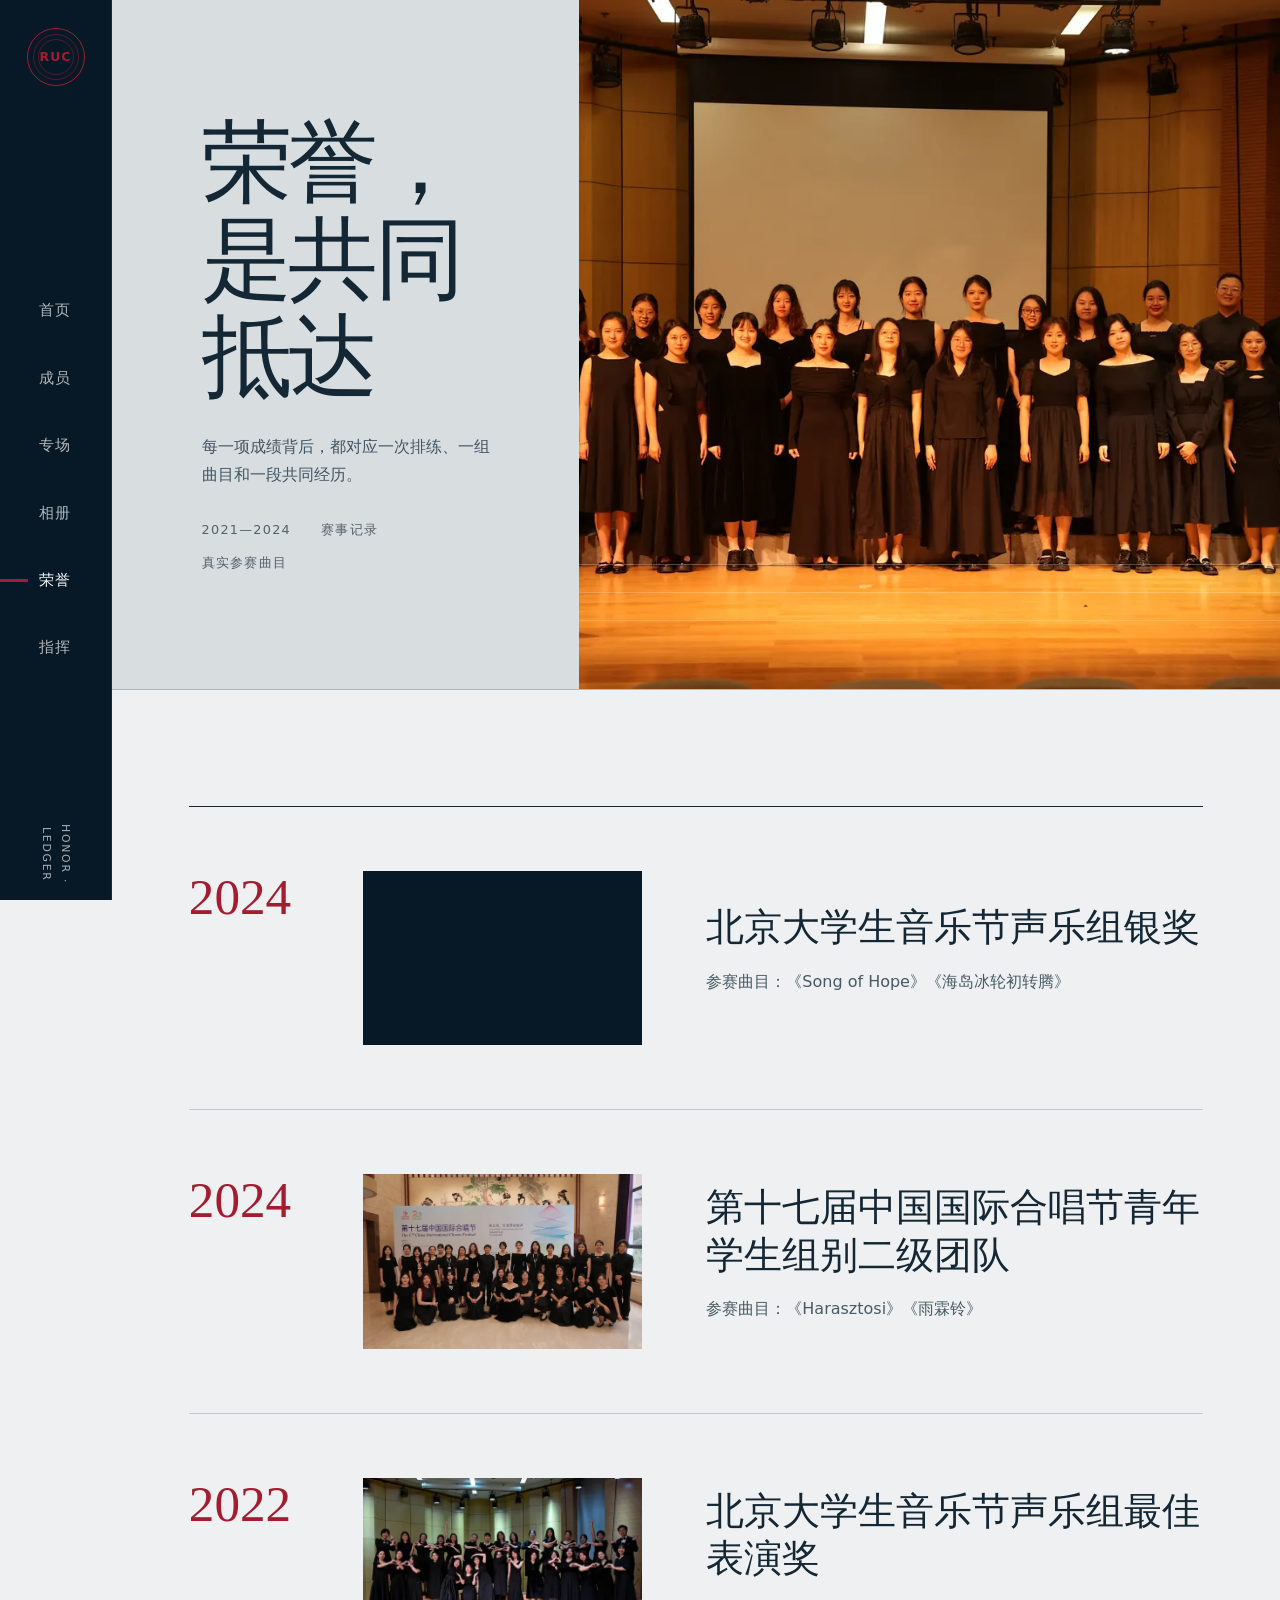
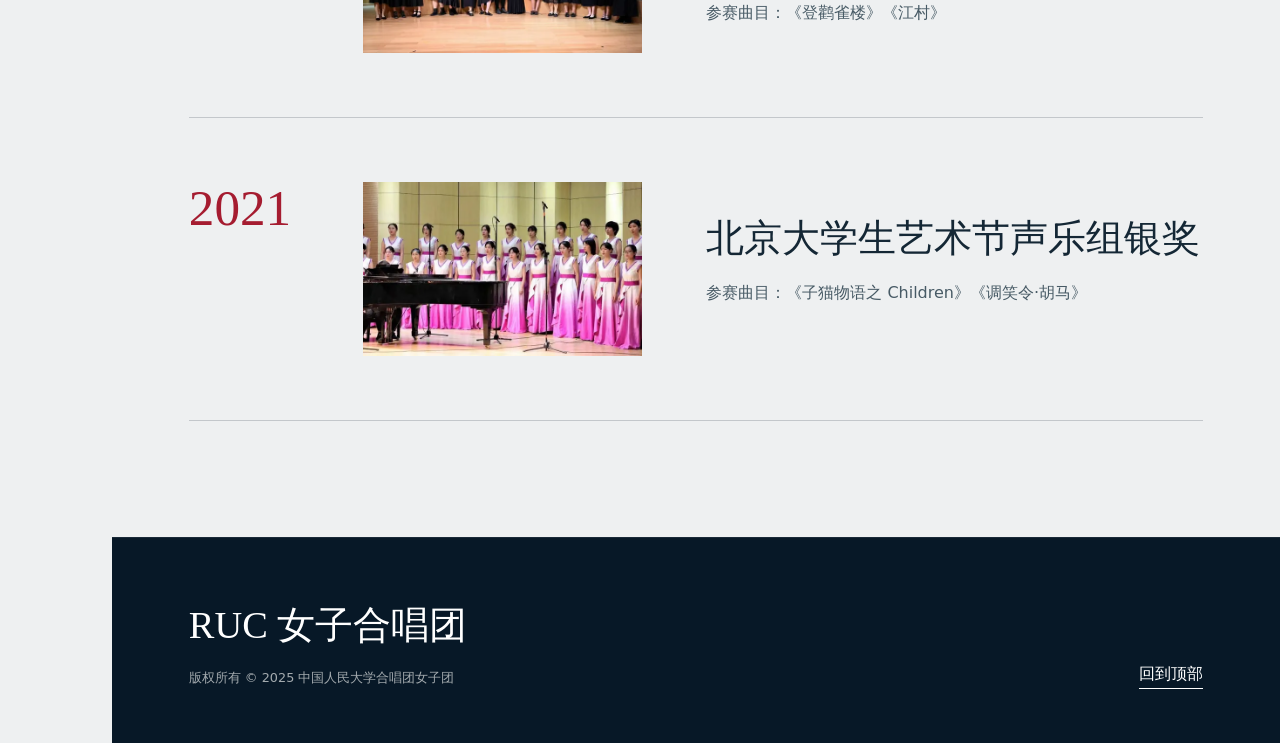
<file: public/honors.html>
<!doctype html>
<html lang="zh-CN"><head><meta charset="utf-8"><meta name="viewport" content="width=device-width, initial-scale=1"><meta name="theme-color" content="#071827"><meta name="description" content="RUC 女子合唱团历年赛事荣誉与参赛曲目。"><title>荣誉 · RUC 女子合唱团</title><script>document.documentElement.classList.add('js')</script><link rel="stylesheet" href="css/styles.css?v=20260827-5"><script src="js/app.js?v=20260827" defer></script></head>
<body data-page="honors">
  <!-- THESIS: 让真实合唱档案成为可进入的音乐厅，拒绝常规校园官网轮播与卡片堆叠。 OWN-WORLD: 冷银灰、深墨蓝、少量校红与青色坐标；建筑线框、舞台开口、宋体标题。 STORY: 访客沿年份与真实照片核对团队荣誉。 FIRST VIEWPORT: 左栏固定；标题与赛事合影形成入口。 FORM: 音乐厅视线图，候选序列第 3，seed b4f74050。 FINISH: unreviewed and undocumented is unfinished; this build ends with the finish review, the verdict, DESIGN.md, and every shipping raster carrying its provenance -->
  <a class="skip-link" href="#main">跳到主要内容</a>
  <aside class="site-rail" aria-label="主要导航"><a class="rail-mark" href="index.html?v=20260827-8" aria-label="RUC 女子合唱团首页">RUC</a><nav class="rail-nav"><a href="index.html?v=20260827-8" data-page-link="home">首页</a><a href="members.html?v=20260827-8" data-page-link="members">成员</a><a href="events.html?v=20260827-8" data-page-link="events">专场</a><a href="gallery.html?v=20260827-8" data-page-link="gallery">相册</a><a href="honors.html?v=20260827-8" data-page-link="honors">荣誉</a><a href="conductor.html?v=20260827-8" data-page-link="conductor">指挥</a></nav><span class="rail-coordinate">HONOR · LEDGER</span></aside>
  <header class="mobile-header"><a class="mobile-brand" href="index.html?v=20260827-8">RUC 女子合唱团</a><button class="menu-toggle" type="button" aria-expanded="false" aria-controls="mobile-menu" aria-label="打开导航"><span></span></button></header>
  <nav class="mobile-menu-panel" id="mobile-menu" aria-label="移动端导航" hidden><a href="index.html?v=20260827-8" data-page-link="home">首页</a><a href="members.html?v=20260827-8" data-page-link="members">成员</a><a href="events.html?v=20260827-8" data-page-link="events">专场</a><a href="gallery.html?v=20260827-8" data-page-link="gallery">相册</a><a href="honors.html?v=20260827-8" data-page-link="honors">荣誉</a><a href="conductor.html?v=20260827-8" data-page-link="conductor">指挥</a></nav>
  <main class="site-main" id="main" tabindex="-1">
    <header class="page-masthead"><div class="page-masthead-copy"><h1 class="page-title">荣誉，<br>是共同抵达</h1><p>每一项成绩背后，都对应一次排练、一组曲目和一段共同经历。</p><div class="archive-meta"><span>2021—2024</span><span>赛事记录</span><span>真实参赛曲目</span></div></div><figure class="page-masthead-visual"><img width="8192" height="5464" src="img/optimized/honor20241-1280.webp" srcset="img/optimized/honor20241-640.webp 640w, img/optimized/honor20241-1280.webp 1280w, img/optimized/honor20241-1920.webp 1920w" sizes="(max-width: 920px) 170vw, 100vw" decoding="async" alt="2024年北京大学生音乐节声乐组银奖合影"></figure></header>
    <section class="content-section"><div class="page-content honor-ledger">
      <article class="honor-row" data-reveal><div class="honor-year">2024</div><figure class="honor-image"><img width="8192" height="5464" src="img/optimized/honor20241-1280.webp" srcset="img/optimized/honor20241-640.webp 640w, img/optimized/honor20241-1280.webp 1280w, img/optimized/honor20241-1920.webp 1920w" sizes="(max-width: 700px) 100vw, 34vw" decoding="async" loading="lazy" alt="2024年北京大学生音乐节声乐组银奖"></figure><div class="honor-copy"><h2>北京大学生音乐节声乐组银奖</h2><p>参赛曲目：《Song of Hope》《海岛冰轮初转腾》</p></div></article>
      <article class="honor-row" data-reveal><div class="honor-year">2024</div><figure class="honor-image"><img width="5472" height="3648" src="img/optimized/honor20242-1280.webp" srcset="img/optimized/honor20242-640.webp 640w, img/optimized/honor20242-1280.webp 1280w, img/optimized/honor20242-1920.webp 1920w" sizes="(max-width: 700px) 100vw, 34vw" decoding="async" loading="lazy" alt="第十七届中国国际合唱节青年学生组别二级团队"></figure><div class="honor-copy"><h2>第十七届中国国际合唱节青年学生组别二级团队</h2><p>参赛曲目：《Harasztosi》《雨霖铃》</p></div></article>
      <article class="honor-row" data-reveal><div class="honor-year">2022</div><figure class="honor-image"><img width="2275" height="1279" src="img/optimized/honor2022-1280.webp" srcset="img/optimized/honor2022-640.webp 640w, img/optimized/honor2022-1280.webp 1280w, img/optimized/honor2022-1920.webp 1920w" sizes="(max-width: 700px) 100vw, 34vw" decoding="async" loading="lazy" alt="2022年北京大学生音乐节声乐组最佳表演奖"></figure><div class="honor-copy"><h2>北京大学生音乐节声乐组最佳表演奖</h2><p>参赛曲目：《登鹳雀楼》《江村》</p></div></article>
      <article class="honor-row" data-reveal><div class="honor-year">2021</div><figure class="honor-image"><img width="850" height="608" src="img/optimized/honor2021-850.webp" srcset="img/optimized/honor2021-640.webp 640w, img/optimized/honor2021-850.webp 850w" sizes="(max-width: 700px) 100vw, 34vw" decoding="async" loading="lazy" alt="2021年北京大学生艺术节声乐组银奖"></figure><div class="honor-copy"><h2>北京大学生艺术节声乐组银奖</h2><p>参赛曲目：《子猫物语之 Children》《调笑令·胡马》</p></div></article>
    </div></section>
  </main>
  <footer class="site-footer"><div><p class="footer-name">RUC 女子合唱团</p><p class="footer-meta">版权所有 © 2025 中国人民大学合唱团女子团</p></div><a class="back-top" href="#main">回到顶部</a></footer>
</body></html>
</file>
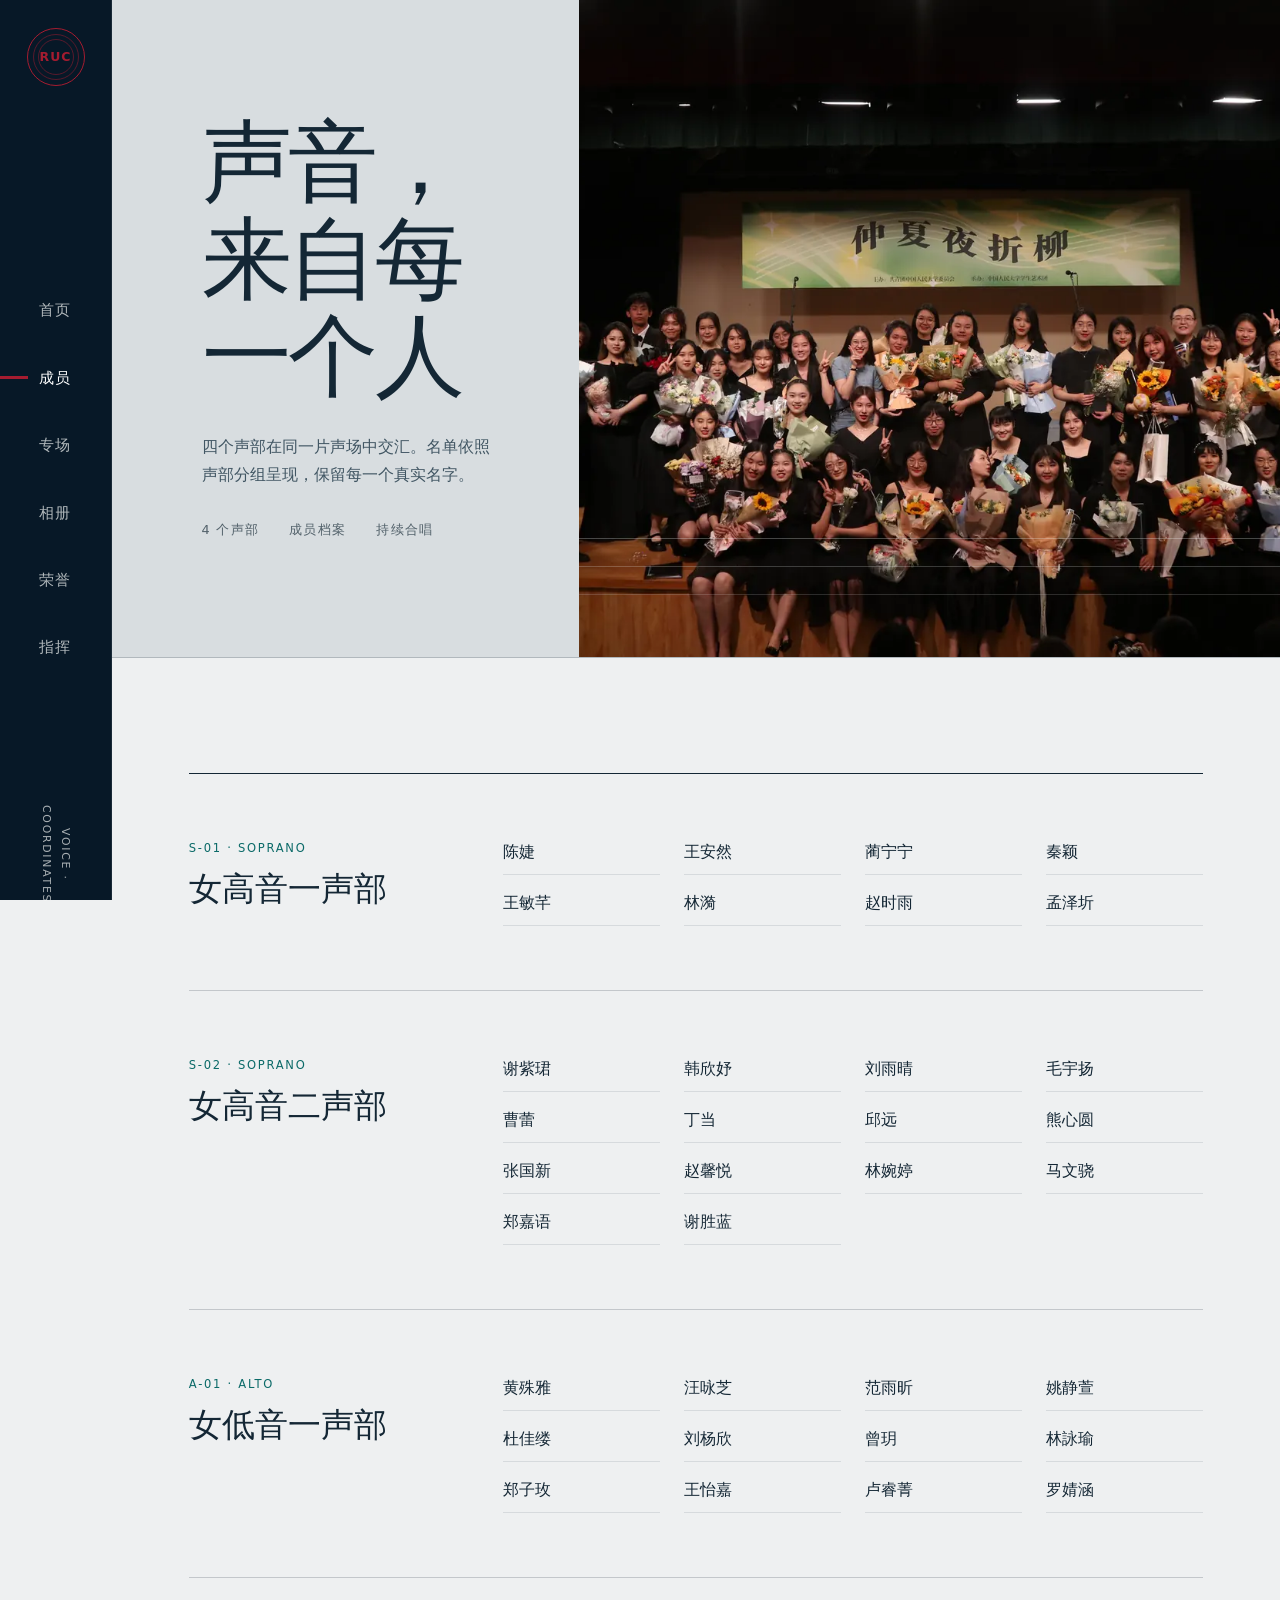
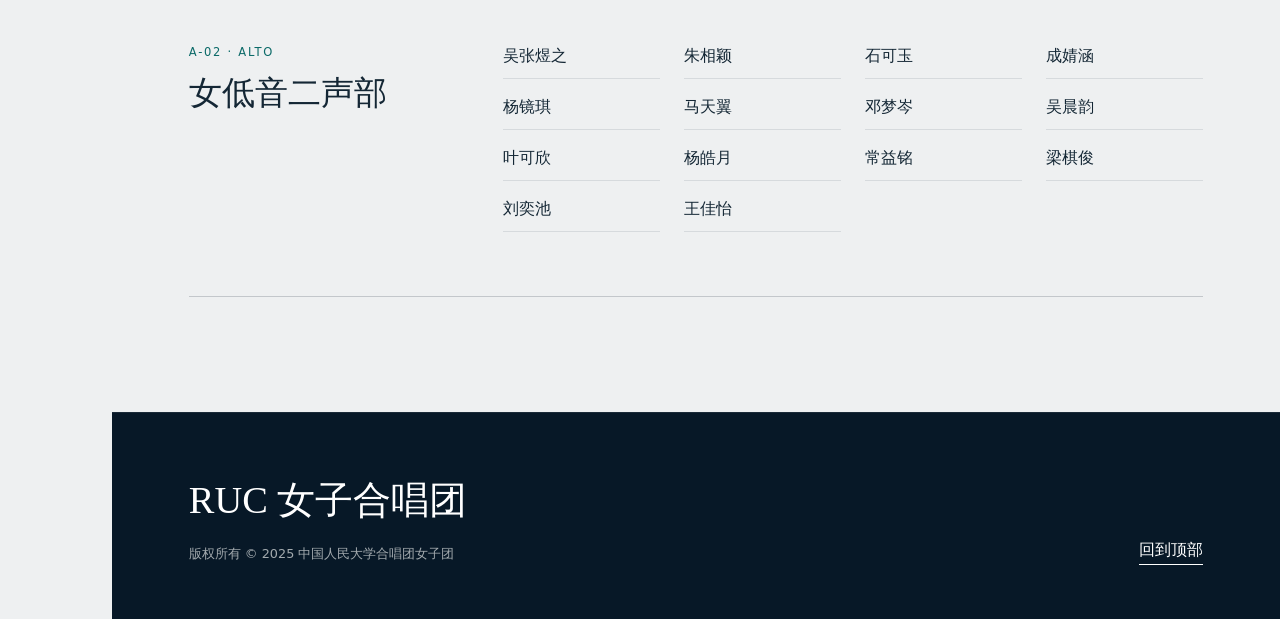
<file: public/members.html>
<!doctype html>
<html lang="zh-CN">
<head>
  <meta charset="utf-8"><meta name="viewport" content="width=device-width, initial-scale=1"><meta name="theme-color" content="#071827">
  <meta name="description" content="中国人民大学合唱团女子团成员名单与声部分组。"><title>成员 · RUC 女子合唱团</title>
  <script>document.documentElement.classList.add('js')</script><link rel="stylesheet" href="css/styles.css?v=20260827-5"><script src="js/app.js?v=20260827" defer></script>
</head>
<body data-page="members">
  <!-- THESIS: 让真实合唱档案成为可进入的音乐厅，拒绝常规校园官网轮播与卡片堆叠。 OWN-WORLD: 冷银灰、深墨蓝、少量校红与青色坐标；建筑线框、舞台开口、宋体标题。 STORY: 访客沿四个声部坐标认识每一位成员。 FIRST VIEWPORT: 左栏固定；大标题与真实舞台照片形成入口。 FORM: 音乐厅视线图，候选序列第 3，seed b4f74050。 FINISH: unreviewed and undocumented is unfinished; this build ends with the finish review, the verdict, DESIGN.md, and every shipping raster carrying its provenance -->
  <a class="skip-link" href="#main">跳到主要内容</a>
  <aside class="site-rail" aria-label="主要导航"><a class="rail-mark" href="index.html?v=20260827-8" aria-label="RUC 女子合唱团首页">RUC</a><nav class="rail-nav"><a href="index.html?v=20260827-8" data-page-link="home">首页</a><a href="members.html?v=20260827-8" data-page-link="members">成员</a><a href="events.html?v=20260827-8" data-page-link="events">专场</a><a href="gallery.html?v=20260827-8" data-page-link="gallery">相册</a><a href="honors.html?v=20260827-8" data-page-link="honors">荣誉</a><a href="conductor.html?v=20260827-8" data-page-link="conductor">指挥</a></nav><span class="rail-coordinate">VOICE · COORDINATES</span></aside>
  <header class="mobile-header"><a class="mobile-brand" href="index.html?v=20260827-8">RUC 女子合唱团</a><button class="menu-toggle" type="button" aria-expanded="false" aria-controls="mobile-menu" aria-label="打开导航"><span></span></button></header>
  <nav class="mobile-menu-panel" id="mobile-menu" aria-label="移动端导航" hidden><a href="index.html?v=20260827-8" data-page-link="home">首页</a><a href="members.html?v=20260827-8" data-page-link="members">成员</a><a href="events.html?v=20260827-8" data-page-link="events">专场</a><a href="gallery.html?v=20260827-8" data-page-link="gallery">相册</a><a href="honors.html?v=20260827-8" data-page-link="honors">荣誉</a><a href="conductor.html?v=20260827-8" data-page-link="conductor">指挥</a></nav>
  <main class="site-main" id="main" tabindex="-1">
    <header class="page-masthead"><div class="page-masthead-copy"><h1 class="page-title">声音，<br>来自每一个人</h1><p>四个声部在同一片声场中交汇。名单依照声部分组呈现，保留每一个真实名字。</p><div class="archive-meta"><span>4 个声部</span><span>成员档案</span><span>持续合唱</span></div></div><figure class="page-masthead-visual"><img width="6000" height="4000" src="img/optimized/slide1-1280.webp" srcset="img/optimized/slide1-640.webp 640w, img/optimized/slide1-1280.webp 1280w, img/optimized/slide1-1920.webp 1920w" sizes="(max-width: 920px) 170vw, 100vw" decoding="async" alt="RUC 女子合唱团专场结束后的集体合影"></figure></header>
    <section class="content-section"><div class="page-content voice-ledger">
      <article class="voice-row" data-reveal><div><span class="voice-code">S-01 · SOPRANO</span><h2 class="voice-title">女高音一声部</h2></div><div class="member-list"><span class="member-name">陈婕</span><span class="member-name">王安然</span><span class="member-name">蔺宁宁</span><span class="member-name">秦颖</span><span class="member-name">王敏芊</span><span class="member-name">林漪</span><span class="member-name">赵时雨</span><span class="member-name">孟泽圻</span></div></article>
      <article class="voice-row" data-reveal><div><span class="voice-code">S-02 · SOPRANO</span><h2 class="voice-title">女高音二声部</h2></div><div class="member-list"><span class="member-name">谢紫珺</span><span class="member-name">韩欣妤</span><span class="member-name">刘雨晴</span><span class="member-name">毛宇扬</span><span class="member-name">曹蕾</span><span class="member-name">丁当</span><span class="member-name">邱远</span><span class="member-name">熊心圆</span><span class="member-name">张国新</span><span class="member-name">赵馨悦</span><span class="member-name">林婉婷</span><span class="member-name">马文骁</span><span class="member-name">郑嘉语</span><span class="member-name">谢胜蓝</span></div></article>
      <article class="voice-row" data-reveal><div><span class="voice-code">A-01 · ALTO</span><h2 class="voice-title">女低音一声部</h2></div><div class="member-list"><span class="member-name">黄殊雅</span><span class="member-name">汪咏芝</span><span class="member-name">范雨昕</span><span class="member-name">姚静萱</span><span class="member-name">杜佳缕</span><span class="member-name">刘杨欣</span><span class="member-name">曾玥</span><span class="member-name">林詠瑜</span><span class="member-name">郑子玫</span><span class="member-name">王怡嘉</span><span class="member-name">卢睿菁</span><span class="member-name">罗婧涵</span></div></article>
      <article class="voice-row" data-reveal><div><span class="voice-code">A-02 · ALTO</span><h2 class="voice-title">女低音二声部</h2></div><div class="member-list"><span class="member-name">吴张煜之</span><span class="member-name">朱相颖</span><span class="member-name">石可玉</span><span class="member-name">成婧涵</span><span class="member-name">杨镜琪</span><span class="member-name">马天翼</span><span class="member-name">邓梦岑</span><span class="member-name">吴晨韵</span><span class="member-name">叶可欣</span><span class="member-name">杨皓月</span><span class="member-name">常益铭</span><span class="member-name">梁棋俊</span><span class="member-name">刘奕池</span><span class="member-name">王佳怡</span></div></article>
    </div></section>
  </main>
  <footer class="site-footer"><div><p class="footer-name">RUC 女子合唱团</p><p class="footer-meta">版权所有 © 2025 中国人民大学合唱团女子团</p></div><a class="back-top" href="#main">回到顶部</a></footer>
</body></html>
</file>
<file: public/css/styles.css>
@charset "UTF-8";

:root {
  --silver: #d8dde0;
  --paper: #eef0f1;
  --paper-bright: #f7f8f7;
  --navy: #071827;
  --navy-2: #0d2637;
  --ink: #142735;
  --muted: #52616a;
  --red: #a51c30;
  --teal: #159a96;
  --teal-on-light: #0b6a68;
  --line: rgba(20, 39, 53, 0.2);
  --line-dark: rgba(244, 246, 245, 0.22);
  --display: "Songti SC", "STSong", "Noto Serif CJK SC", "SimSun", serif;
  --sans: "PingFang SC", "Microsoft YaHei", "Noto Sans CJK SC", system-ui, sans-serif;
  --rail: 112px;
  --page: 1280px;
  --ease-out: cubic-bezier(0.16, 1, 0.3, 1);
}

*, *::before, *::after { box-sizing: border-box; }
html { scroll-behavior: smooth; scrollbar-color: var(--red) var(--navy); scrollbar-width: thin; }
body { margin: 0; min-width: 320px; background: var(--paper); color: var(--ink); font-family: var(--sans); font-size: 16px; line-height: 1.75; text-rendering: optimizeLegibility; -webkit-font-smoothing: antialiased; }
body::selection, body *::selection { background: var(--red); color: #fff; }
img { display: block; max-width: 100%; }
figure { margin: 0; }
a { color: inherit; text-underline-offset: 0.22em; text-decoration-thickness: 1px; }
button, summary, a { -webkit-tap-highlight-color: transparent; }
button, input, textarea { font: inherit; }
:focus-visible { outline: 3px solid var(--teal-on-light); outline-offset: 4px; }
.site-rail :focus-visible, .mobile-header :focus-visible, .mobile-menu-panel :focus-visible, .hero-scroll:focus-visible, .feature-band :focus-visible, .conductor-profile :focus-visible, .site-footer :focus-visible, .image-dialog :focus-visible { outline-color: var(--teal); }
[hidden] { display: none !important; }

.skip-link { position: fixed; z-index: 9999; top: 12px; left: 16px; padding: 10px 16px; background: var(--paper-bright); color: var(--navy); transform: translateY(-180%); transition: transform 180ms ease; }
.skip-link:focus { transform: translateY(0); }
.site-rail { position: fixed; z-index: 1000; inset: 0 auto 0 0; width: var(--rail); display: grid; grid-template-rows: 150px 1fr 92px; background: var(--navy); color: rgba(244, 246, 245, 0.72); border-right: 1px solid rgba(255,255,255,.08); }
.rail-mark { width: 58px; height: 58px; margin: 28px auto 0; display: grid; place-items: center; border: 1px solid var(--red); border-radius: 50%; color: var(--red); font: 700 .78rem/1 var(--sans); letter-spacing: .08em; text-decoration: none; position: relative; }
.rail-mark::before, .rail-mark::after { content: ""; position: absolute; border: 1px solid rgba(165,28,48,.5); border-radius: inherit; }
.rail-mark::before { inset: 5px; } .rail-mark::after { inset: 10px; }
.rail-nav { align-self: center; display: grid; gap: clamp(14px, 2.6vh, 30px); }
.rail-nav a { min-height: 44px; display: grid; place-items: center; position: relative; color: inherit; font-size: .94rem; letter-spacing: .08em; text-decoration: none; transition: color 200ms ease; }
.rail-nav a::before { content: ""; position: absolute; left: 0; width: 28px; height: 3px; background: var(--red); transform: scaleX(0); transform-origin: left; transition: transform 240ms var(--ease-out); }
.rail-nav a:hover, .rail-nav a[aria-current="page"] { color: #fff; }
.rail-nav a:hover::before, .rail-nav a[aria-current="page"]::before { transform: scaleX(1); }
.rail-coordinate { align-self: center; color: rgba(244,246,245,.68); font-size: .68rem; letter-spacing: .16em; text-align: center; writing-mode: vertical-rl; justify-self: center; }
.mobile-header, .mobile-menu-panel { display: none; }
.site-main, .site-footer { margin-left: var(--rail); }

.hero-home { position: relative; min-height: max(720px, 100svh); overflow: hidden; background: var(--silver); }
.hero-home::before { content: ""; position: absolute; z-index: 0; inset: 0 auto 0 31.5%; width: 1px; background: rgba(20,39,53,.13); }
.hero-home::after { content: ""; position: absolute; z-index: 0; inset: 19% 0 auto; height: 1px; background: rgba(20,39,53,.08); }
.hero-copy { position: absolute; z-index: 4; top: 13.5%; left: 5.5%; width: 31%; max-width: 510px; }
.brand-lockup { margin: 0 0 clamp(22px,3.5vh,42px); color: var(--ink); font-size: clamp(1.05rem,1.45vw,1.55rem); letter-spacing: .035em; }
.brand-lockup strong { color: var(--red); font-family: Georgia, serif; font-size: 1.24em; font-weight: 500; letter-spacing: .02em; }
.hero-title { max-width: 10ch; margin: 0; color: var(--ink); font-family: var(--display); font-size: clamp(3.35rem,4.75vw,5.15rem); font-weight: 400; letter-spacing: -.035em; line-height: 1.06; text-wrap: balance; }
.hero-title span { display: block; white-space: nowrap; }
.hero-subtitle { max-width: 34em; margin: clamp(18px,3vh,34px) 0 clamp(24px,4vh,42px); color: #354b59; font-size: clamp(.9rem,1.18vw,1.1rem); letter-spacing: .025em; }
.primary-link, .text-link { display: inline-flex; align-items: center; gap: 28px; min-height: 52px; padding: 0 24px; border: 1px solid transparent; text-decoration: none; transition: background-color 220ms ease, color 220ms ease, border-color 220ms ease; }
.primary-link { background: var(--red); color: #fff; }
.primary-link::after, .text-link::after { content: ""; width: 28px; height: 1px; background: currentColor; box-shadow: 7px -3px 0 -3px currentColor, 7px 3px 0 -3px currentColor; }
.primary-link:hover { background: #851426; }
.hero-stage { position: absolute; z-index: 2; top: 5.5%; right: 2.4%; left: 35.2%; height: 58%; overflow: hidden; background: #050c12; border: 11px solid var(--navy); outline: 1px solid rgba(255,255,255,.28); outline-offset: -5px; }
.hero-stage img { width: 100%; height: 100%; object-fit: cover; object-position: center 48%; }
.hero-stage::after { content: ""; position: absolute; inset: 0; box-shadow: inset 0 -38px 60px rgba(3,11,17,.34); pointer-events: none; }
.seat-plan { position: absolute; z-index: 3; inset: auto 0 0 0; width: 100%; height: 44%; color: rgba(222,228,230,.42); pointer-events: none; }
.seat-plan .seat-field { fill: var(--navy); }
.seat-plan .seat-arc, .seat-plan .sightline { fill: none; stroke: currentColor; stroke-width: 1; }
.seat-plan .sightline { stroke: rgba(222,228,230,.28); stroke-dasharray: 5 7; }
.seat-plan text { fill: rgba(222,228,230,.62); font-family: var(--sans); font-size: 13px; letter-spacing: .08em; }
.seat-plan .route { fill: none; stroke: var(--teal); stroke-width: 2.2; stroke-dasharray: 8 6; stroke-dashoffset: 120; animation: route-draw 2.4s 450ms var(--ease-out) forwards; }
.seat-plan .route-node { fill: var(--navy); stroke: var(--teal); stroke-width: 3; }
.seat-plan .route-label { fill: var(--teal); font-size: 18px; }
@keyframes route-draw { to { stroke-dashoffset: 0; } }
.hero-scroll { position: absolute; z-index: 5; right: 3.5%; bottom: 22px; color: rgba(244,246,245,.58); font-size: .68rem; letter-spacing: .18em; text-decoration: none; }

.content-section { padding: clamp(76px,9vw,142px) clamp(28px,6vw,92px); }
.content-section > .section-inner, .page-content { width: min(100%, var(--page)); margin-inline: auto; }
.section-heading, .page-title { margin: 0; color: var(--ink); font-family: var(--display); font-weight: 400; letter-spacing: -.035em; line-height: 1.08; text-wrap: balance; }
.section-heading { font-size: clamp(2.6rem,5vw,5.25rem); } .page-title { font-size: clamp(3.4rem,7vw,7.5rem); }
.section-intro { max-width: 68ch; margin: 26px 0 0; color: #3e515d; font-size: clamp(1rem,1.35vw,1.18rem); line-height: 1.95; }
.about-grid { display: grid; grid-template-columns: minmax(260px,.72fr) minmax(340px,1.28fr); gap: clamp(44px,8vw,120px); align-items: start; }
.about-copy { max-width: 70ch; margin: 0; font-size: clamp(1rem,1.28vw,1.15rem); line-height: 2; text-align: justify; }
.link-row { display: flex; flex-wrap: wrap; gap: 16px 36px; margin-top: 40px; }
.text-link { min-height: 46px; padding: 0; border-bottom: 1px solid var(--ink); }
.text-link:hover { color: var(--red); border-color: var(--red); }
.feature-band { display: grid; grid-template-columns: minmax(320px,1.18fr) minmax(300px,.82fr); min-height: 560px; background: var(--navy); color: #f4f6f5; }
.feature-image { min-height: 520px; overflow: hidden; }
.feature-image img { width: 100%; height: 100%; object-fit: cover; }
.feature-copy { align-self: center; padding: clamp(50px,7vw,100px); }
.feature-copy h2 { margin: 0 0 30px; max-width: none; font: 400 clamp(3rem,5vw,5.6rem)/1.08 var(--display); letter-spacing: -.035em; }
.feature-copy p { max-width: 34em; color: rgba(244,246,245,.72); }
.feature-copy .text-link { margin-top: 20px; border-color: currentColor; }

.page-masthead { min-height: 56svh; display: grid; grid-template-columns: minmax(300px,.8fr) minmax(420px,1.2fr); background: var(--silver); border-bottom: 1px solid var(--line); }
.page-masthead-copy { padding: clamp(70px,9vw,140px) clamp(34px,7vw,110px); align-self: center; }
.page-masthead-copy p { max-width: 34em; margin: 28px 0 0; color: #415663; }
.page-masthead-visual { position: relative; min-height: 430px; overflow: hidden; background: var(--navy); }
.page-masthead-visual img { width: 100%; height: 100%; object-fit: cover; }
.page-masthead-visual::after { content: ""; position: absolute; inset: auto 0 18%; height: 1px; background: rgba(238,240,241,.28); box-shadow: 0 28px 0 rgba(238,240,241,.22), 0 56px 0 rgba(238,240,241,.16); pointer-events: none; }
.archive-meta { display: flex; flex-wrap: wrap; gap: 10px 30px; margin-top: 30px; color: var(--muted); font-size: .8rem; font-variant-numeric: tabular-nums; letter-spacing: .1em; }

.voice-ledger, .event-archive, .honor-ledger { border-top: 1px solid var(--ink); }
.voice-row { display: grid; grid-template-columns: minmax(190px,.34fr) minmax(0,1fr); gap: clamp(30px,6vw,90px); padding: clamp(34px,5vw,68px) 0; border-bottom: 1px solid var(--line); }
.voice-title { margin: 0; font: 400 clamp(1.7rem,2.6vw,2.65rem)/1.25 var(--display); }
.voice-code { display: block; margin-bottom: 10px; color: var(--teal-on-light); font-size: .72rem; letter-spacing: .15em; }
.member-list { display: grid; grid-template-columns: repeat(4,minmax(0,1fr)); gap: 14px 24px; align-content: start; }
.member-name { padding-bottom: 8px; border-bottom: 1px solid rgba(20,39,53,.11); }

.event-record { display: grid; grid-template-columns: 120px minmax(250px,.72fr) minmax(340px,1.28fr); gap: clamp(28px,5vw,74px); padding: clamp(52px,7vw,96px) 0; border-bottom: 1px solid var(--line); }
.event-date { color: var(--red); font-size: .8rem; font-variant-numeric: tabular-nums; letter-spacing: .1em; }
.event-poster { align-self: start; justify-self: start; width: fit-content; max-width: 100%; border: 5px solid var(--navy); background: transparent; }
.event-poster img { display: block; width: auto; max-width: 100%; height: auto; object-fit: contain; }
.event-copy h2 { margin: 0 0 24px; font: 400 clamp(2rem,3.6vw,4rem)/1.18 var(--display); letter-spacing: -.025em; }
.event-copy > p { max-width: 65ch; color: #40535f; }
.event-facts { display: grid; grid-template-columns: repeat(2,1fr); gap: 18px; margin: 32px 0; }
.event-facts div { padding-top: 12px; border-top: 1px solid var(--line); }
.event-facts dt { color: var(--muted); font-size: .72rem; letter-spacing: .12em; }
.event-facts dd { margin: 5px 0 0; }
.program { border-top: 1px solid var(--ink); border-bottom: 1px solid var(--ink); }
.program summary { min-height: 56px; display: flex; align-items: center; justify-content: space-between; cursor: pointer; list-style: none; }
.program summary::-webkit-details-marker { display: none; }
.program summary::after { content: "+"; color: var(--red); font-size: 1.5rem; }
.program[open] summary::after { content: "−"; }
.program-content { padding: 12px 0 32px; }
.program-part + .program-part { margin-top: 30px; }
.program-part h3 { margin: 0 0 12px; color: var(--red); font-size: .82rem; letter-spacing: .12em; }
.song-list { margin: 0; padding: 0; columns: 2; column-gap: 34px; list-style: none; }
.song-list li { break-inside: avoid; padding: 7px 0; border-bottom: 1px solid rgba(20,39,53,.1); }

.photo-gallery { display: grid; grid-template-columns: repeat(12,1fr); grid-auto-rows: 110px; gap: 12px; }
.photo-item { grid-column: span 4; grid-row: span 3; margin: 0; position: relative; overflow: hidden; background: var(--navy); cursor: zoom-in; }
.photo-item:nth-child(5n + 1) { grid-column: span 7; grid-row: span 4; }
.photo-item:nth-child(5n + 2) { grid-column: span 5; grid-row: span 4; }
.photo-item:nth-child(7n + 4) { grid-column: span 8; }
.photo-item img { width: 100%; height: 100%; object-fit: cover; transition: transform 700ms var(--ease-out); }
.photo-item:hover img { transform: scale(1.035); }
.photo-item figcaption { position: absolute; inset: auto 0 0; padding: 14px 18px; color: #fff; background: rgba(4,12,18,.78); font-size: .8rem; opacity: 0; transition: opacity 220ms ease; }
.photo-item:hover figcaption, .photo-item:focus-within figcaption { opacity: 1; }
.photo-button { position: absolute; inset: 0; width: 100%; border: 0; background: transparent; cursor: zoom-in; }
.image-dialog { width: min(94vw,1280px); max-width: none; padding: 0; border: 1px solid rgba(255,255,255,.26); background: var(--navy); color: #fff; }
.image-dialog::backdrop { background: rgba(1,8,13,.88); }
.dialog-image { width: 100%; max-height: 82vh; object-fit: contain; }
.dialog-bar { display: flex; justify-content: space-between; gap: 20px; align-items: center; padding: 14px 18px; }
.dialog-close { min-width: 44px; min-height: 44px; border: 1px solid var(--line-dark); background: transparent; color: #fff; cursor: pointer; }

.honor-row { display: grid; grid-template-columns: 110px minmax(260px,.72fr) minmax(320px,1.28fr); gap: clamp(28px,5vw,72px); align-items: center; padding: clamp(36px,5vw,68px) 0; border-bottom: 1px solid var(--line); }
.honor-year { align-self: start; color: var(--red); font: 400 clamp(2.4rem,4vw,4.5rem)/1 var(--display); font-variant-numeric: tabular-nums; }
.honor-image { aspect-ratio: 16/10; overflow: hidden; background: var(--navy); }
.honor-image img { width: 100%; height: 100%; object-fit: cover; }
.honor-copy h2 { margin: 0 0 16px; font: 400 clamp(1.7rem,3vw,3.2rem)/1.24 var(--display); }
.honor-copy p { color: #475a65; }

.conductor-profile { display: grid; grid-template-columns: minmax(360px,.95fr) minmax(360px,1.05fr); min-height: 76svh; background: var(--navy); color: #f4f6f5; }
.conductor-photo { min-height: 620px; overflow: hidden; }
.conductor-photo img { width: 100%; height: 100%; object-fit: cover; object-position: 50% 30%; }
.conductor-copy { align-self: center; padding: clamp(56px,8vw,120px); }
.conductor-copy h1 { margin: 0; font: 400 clamp(4rem,8vw,8.5rem)/.98 var(--display); letter-spacing: -.04em; }
.conductor-role { margin: 26px 0 52px; color: rgba(244,246,245,.65); }
.profile-facts { margin: 0; border-top: 1px solid var(--line-dark); }
.profile-fact { display: grid; grid-template-columns: 118px 1fr; gap: 24px; padding: 24px 0; border-bottom: 1px solid var(--line-dark); }
.profile-fact dt { color: var(--teal); font-size: .76rem; letter-spacing: .12em; }
.profile-fact dd { margin: 0; }

.site-footer { display: grid; grid-template-columns: 1fr auto; gap: 28px; align-items: end; padding: 54px clamp(28px,6vw,90px); background: var(--navy); color: rgba(244,246,245,.66); border-top: 1px solid rgba(255,255,255,.08); }
.footer-name { margin: 0; color: #fff; font-family: var(--display); font-size: clamp(1.6rem,3vw,3rem); }
.footer-meta { margin: 8px 0 0; font-size: .8rem; }
.back-top { color: #fff; text-decoration: none; border-bottom: 1px solid currentColor; }
[data-reveal], .js [data-reveal], .js [data-reveal].is-visible { opacity: 1; transform: none; }

@media (max-width: 1100px) {
  .member-list { grid-template-columns: repeat(3,1fr); }
  .event-record { grid-template-columns: 94px minmax(220px,.65fr) minmax(300px,1.35fr); gap: 30px; }
  .honor-row { grid-template-columns: 90px minmax(220px,.72fr) minmax(280px,1.28fr); }
}

@media (max-width: 920px) {
  :root { --rail: 0px; }
  body { padding-top: 64px; }
  .site-rail { display: none; }
  .site-main, .site-footer { margin-left: 0; }
  .mobile-header { position: fixed; z-index: 1200; inset: 0 0 auto; height: 64px; display: flex; align-items: center; justify-content: space-between; padding: 0 18px; background: var(--navy); color: #fff; border-bottom: 1px solid rgba(255,255,255,.12); }
  .mobile-brand { font-size: .92rem; letter-spacing: .04em; text-decoration: none; }
  .menu-toggle { width: 46px; height: 44px; display: grid; place-items: center; border: 0; background: transparent; color: #fff; cursor: pointer; gap: 5px; }
  .menu-toggle span, .menu-toggle::before, .menu-toggle::after { content: ""; width: 24px; height: 1px; background: currentColor; transition: transform 220ms ease, opacity 220ms ease; }
  .menu-toggle[aria-expanded="true"] span { opacity: 0; }
  .menu-toggle[aria-expanded="true"]::before { transform: translateY(6px) rotate(45deg); }
  .menu-toggle[aria-expanded="true"]::after { transform: translateY(-6px) rotate(-45deg); }
  .mobile-menu-panel { position: fixed; z-index: 1150; inset: 64px 0 auto; display: grid; grid-template-columns: repeat(2,1fr); background: var(--navy); color: #fff; border-top: 1px solid rgba(255,255,255,.1); box-shadow: 0 18px 40px rgba(2,10,16,.24); }
  .mobile-menu-panel a { min-height: 58px; display: grid; place-items: center; border-right: 1px solid rgba(255,255,255,.1); border-bottom: 1px solid rgba(255,255,255,.1); text-decoration: none; }
  .mobile-menu-panel a[aria-current="page"] { color: #fff; background: var(--red); }
  .hero-home { min-height: 920px; }
  .hero-copy { top: 58px; left: 26px; right: 26px; width: auto; max-width: 620px; }
  .brand-lockup { margin-bottom: 18px; }
  .hero-title { font-size: clamp(3.2rem,10.5vw,5.2rem); max-width: 10ch; }
  .hero-subtitle { margin: 16px 0 24px; }
  .hero-stage { top: 410px; left: 26px; right: 26px; height: 300px; border-width: 8px; }
  .seat-plan { height: 300px; }
  .hero-scroll { display: none; }
  .page-masthead { grid-template-columns: 1fr; }
  .page-masthead-copy { padding: 70px 28px; }
  .page-masthead-visual { min-height: 360px; }
  .about-grid, .feature-band, .conductor-profile { grid-template-columns: 1fr; }
  .feature-image { min-height: 420px; }
  .voice-row { grid-template-columns: 1fr; gap: 24px; }
  .member-list { grid-template-columns: repeat(3,1fr); }
  .event-record { grid-template-columns: 80px minmax(220px,.7fr) minmax(280px,1.3fr); gap: 22px; }
  .photo-gallery { grid-auto-rows: 90px; }
  .honor-row { grid-template-columns: 80px .8fr 1.2fr; gap: 22px; }
  .conductor-photo { min-height: 520px; }
}

@media (max-width: 700px) {
  .content-section { padding: 70px 20px; }
  .section-heading { font-size: clamp(2.55rem,12vw,4rem); }
  .page-title { font-size: clamp(3.2rem,15vw,5rem); }
  .hero-home { min-height: 830px; }
  .hero-copy { top: 44px; }
  .hero-title { font-size: clamp(3rem,14vw,4.5rem); }
  .hero-stage { top: 374px; left: 18px; right: 18px; height: 246px; }
  .seat-plan { height: 230px; }
  .about-copy { text-align: left; }
  .feature-image { min-height: 340px; }
  .feature-copy { padding: 54px 24px; }
  .member-list { grid-template-columns: repeat(2,1fr); }
  .event-record { grid-template-columns: 1fr; gap: 22px; }
  .event-date { padding-top: 8px; border-top: 1px solid var(--ink); }
  .event-poster { width: fit-content; max-width: min(100%,360px); }
  .event-facts { grid-template-columns: 1fr; }
  .song-list { columns: 1; }
  .photo-gallery { grid-template-columns: repeat(2,1fr); grid-auto-rows: 160px; gap: 8px; }
  .photo-item, .photo-item:nth-child(n) { grid-column: span 1; grid-row: span 1; }
  .photo-item:nth-child(5n + 1) { grid-column: span 2; grid-row: span 2; }
  .photo-item figcaption { opacity: 1; }
  .honor-row { grid-template-columns: 1fr; }
  .honor-year { font-size: 3rem; }
  .honor-image { width: min(100%,500px); }
  .conductor-photo { min-height: 420px; }
  .conductor-copy { padding: 56px 24px; }
  .profile-fact { grid-template-columns: 1fr; gap: 6px; }
  .site-footer { grid-template-columns: 1fr; }
}

@media (max-width: 430px) {
  .hero-home { min-height: 790px; }
  .hero-copy { left: 20px; right: 20px; }
  .brand-lockup { font-size: 1rem; }
  .hero-subtitle { max-width: 24em; font-size: .84rem; }
  .primary-link { min-height: 48px; padding-inline: 18px; gap: 18px; }
  .hero-stage { top: 354px; height: 224px; }
  .seat-plan { height: 218px; }
  .member-list { grid-template-columns: repeat(2,minmax(0,1fr)); gap: 10px 18px; }
  .photo-gallery { grid-auto-rows: 128px; }
}

@media (prefers-reduced-motion: reduce) {
  html { scroll-behavior: auto; }
  .route { animation: none; }
  .menu-toggle span, .menu-toggle::before, .menu-toggle::after { transition-duration: .01ms; }
  .js [data-reveal] { opacity: 1; transform: none; }
}
</file>
